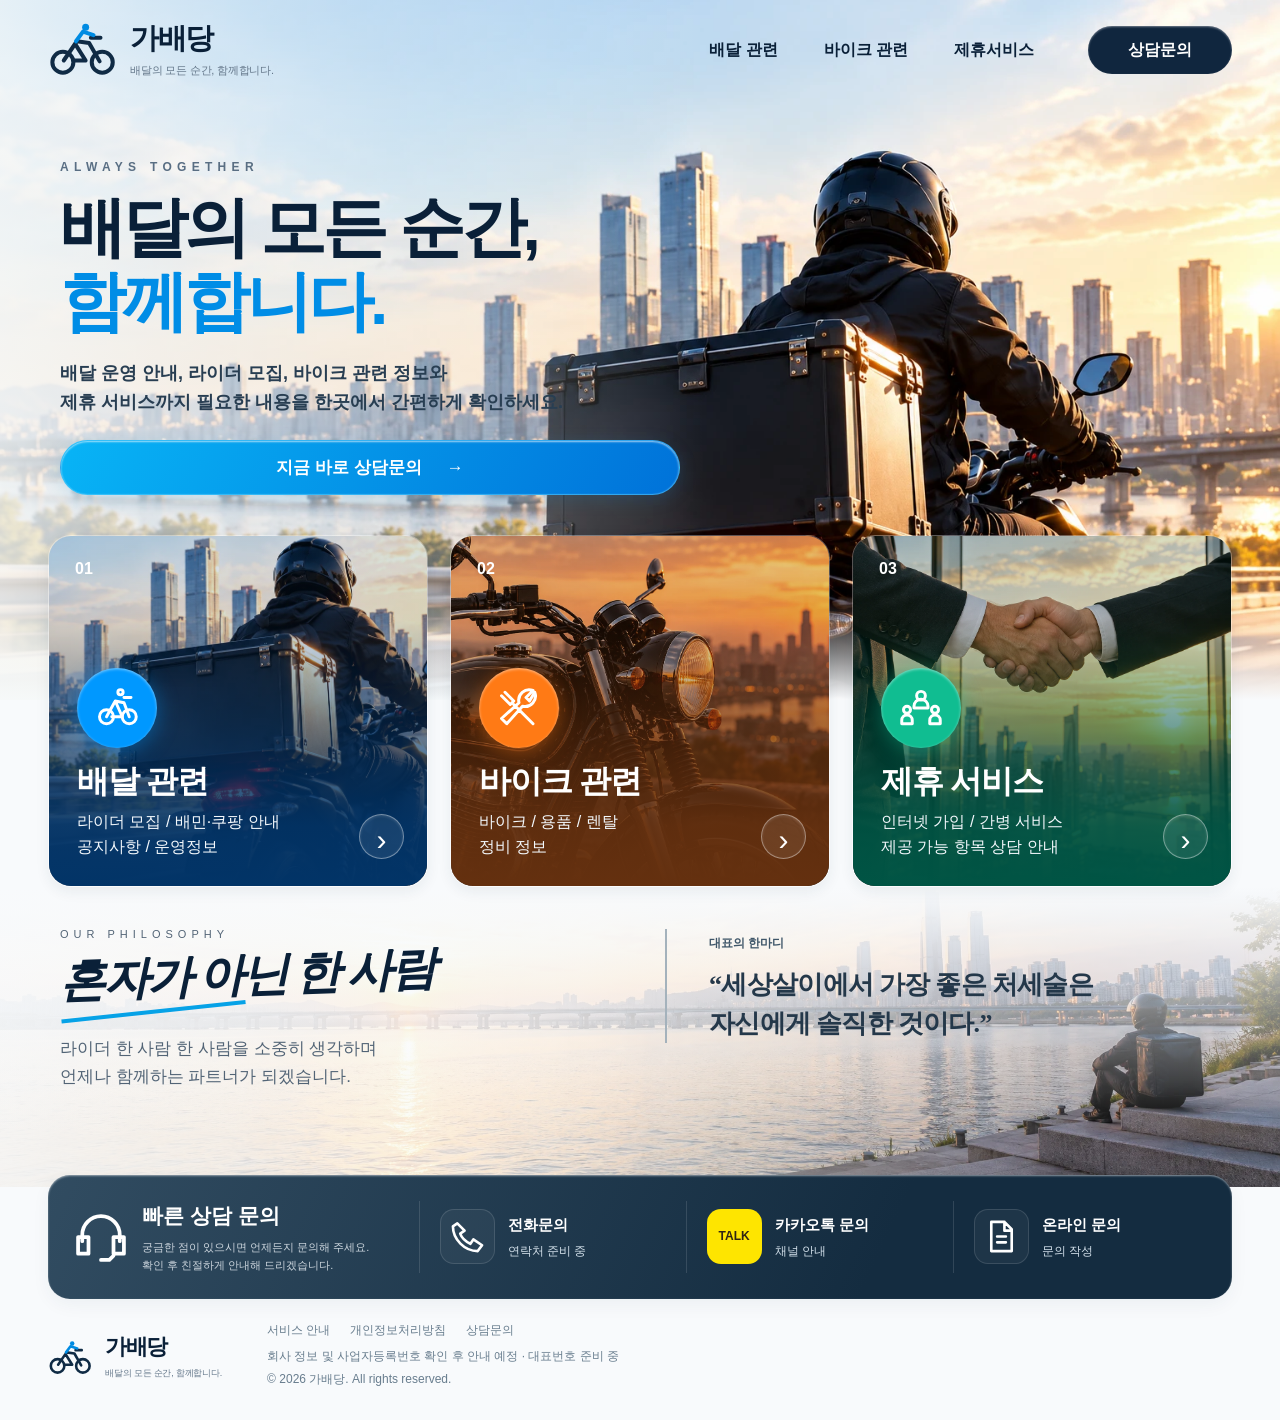
<file: index.html>
<!doctype html><html lang="ko"><head><meta charset="utf-8"><meta name="viewport" content="width=device-width,initial-scale=1"><title>배달의 모든 순간, 함께합니다 | 가배당</title><meta name="description" content="배달 운영 안내, 라이더 모집, 바이크 관련 정보와 제휴 서비스까지. 가배당과 함께하세요."><meta name="theme-color" content="#10263e"><meta property="og:type" content="website"><meta property="og:locale" content="ko_KR"><meta property="og:title" content="배달의 모든 순간, 함께합니다 | 가배당"><meta property="og:description" content="배달 운영 안내, 라이더 모집, 바이크 관련 정보와 제휴 서비스까지. 가배당과 함께하세요."><meta property="og:image" content="assets/hero-v2.webp"><meta name="twitter:card" content="summary_large_image"><link rel="icon" href="assets/logo.svg" type="image/svg+xml"><link rel="stylesheet" href="style.css"><link rel="stylesheet" href="refinement.css"><link rel="preload" as="image" href="assets/hero-v2.webp" media="(min-width:801px)"><link rel="preload" as="image" href="assets/hero-mobile.webp" media="(max-width:800px)"><script src="config.js" defer></script><script src="app.js" defer></script></head><body class="home"><a class="skip" href="#main">본문 바로가기</a><header class="header"><div class="wrap header-inner"><a class="logo" href="index.html" aria-label="가배당 홈"><img src="assets/logo.svg" width="70" height="56" alt=""><span><strong>가배당</strong><small>배달의 모든 순간, 함께합니다.</small></span></a><button class="menu-toggle" aria-label="메뉴 열기" aria-expanded="false" aria-controls="navigation"><span></span><span></span><span></span></button><nav class="nav" id="navigation" aria-label="주 메뉴"><a href="delivery.html">배달 관련</a><a href="bike.html">바이크 관련</a><a href="partners.html">제휴서비스</a><a class="nav-cta" href="contact.html">상담문의</a></nav><nav class="mobile-links" aria-label="빠른 메뉴"><a href="delivery.html">배달 관련</a><a href="bike.html">바이크 관련</a><a href="partners.html">제휴서비스</a><a href="contact.html">상담문의</a></nav></div></header><main id="main"><section class="hero"><div class="wrap"><p class="eyebrow">ALWAYS TOGETHER</p><h1>배달의 모든 순간,<br><em>함께합니다.</em></h1><p class="hero-copy">배달 운영 안내, 라이더 모집, 바이크 관련 정보와<br class="desktop-break"> 제휴 서비스까지 필요한 내용을 한곳에서 간편하게 확인하세요.</p><a class="primary" href="contact.html">지금 바로 상담문의 <span aria-hidden="true">→</span></a><p class="hero-note">오늘도,<br>더 나은 하루를 위한<br>당신의 여정을 응원합니다.</p></div></section><section class="services wrap" aria-label="가배당 핵심 서비스"><a class="service delivery" href="delivery.html"><span class="number">01</span><div class="service-content"><span class="service-icon"><svg class="icon" viewBox="0 0 24 24" aria-hidden="true"><circle cx="6" cy="17" r="4"/><circle cx="19" cy="17" r="4"/><path d="m6 17 5-9 5 1 3 8M11 8l4 9H9M16 6h4"/><circle cx="14" cy="3" r="1.5"/></svg></span><h2>배달 관련</h2><p>라이더 모집 / 배민·쿠팡 안내<br>공지사항 / 운영정보</p></div><span class="arrow" aria-hidden="true">›</span></a><a class="service bike" href="bike.html"><span class="number">02</span><div class="service-content"><span class="service-icon"><svg class="icon" viewBox="0 0 24 24" aria-hidden="true"><path d="m4 3 5 5-2 2-5-5M9 10l11 11M21 3a6 6 0 0 1-7 8L5 21l-3-3 10-9a6 6 0 0 1 8-7l-4 4 2 2Z"/></svg></span><h2>바이크 관련</h2><p>바이크 / 용품 / 렌탈<br>정비 정보</p></div><span class="arrow" aria-hidden="true">›</span></a><a class="service partner" href="partners.html"><span class="number">03</span><div class="service-content"><span class="service-icon"><svg class="icon" viewBox="0 0 24 24" aria-hidden="true"><circle cx="12" cy="5" r="2.5"/><circle cx="4" cy="13" r="2"/><circle cx="20" cy="13" r="2"/><path d="M8 12v-1a4 4 0 0 1 8 0v1M1 21v-2a3 3 0 0 1 6 0v2ZM17 21v-2a3 3 0 0 1 6 0v2ZM8 12h8"/></svg></span><h2>제휴 서비스</h2><p>인터넷 가입 / 간병 서비스<br>제공 가능 항목 상담 안내</p></div><span class="arrow" aria-hidden="true">›</span></a></section><section class="philosophy"><div class="wrap philosophy-inner"><div><p class="eyebrow">OUR PHILOSOPHY</p><h2>혼자가 아닌 한 사람</h2><p>라이더 한 사람 한 사람을 소중히 생각하며<br>언제나 함께하는 파트너가 되겠습니다.</p></div><div class="quote"><small>대표의 한마디</small><blockquote>“세상살이에서 가장 좋은 처세술은<br>자신에게 솔직한 것이다.”</blockquote></div></div></section><section class="contact-bar wrap" aria-label="빠른 상담 문의"><div class="contact-intro"><svg class="icon" viewBox="0 0 24 24" aria-hidden="true"><path d="M3 14v-3a9 9 0 0 1 18 0v3M3 12H1v8h5v-8ZM21 12h2v8h-5v-8ZM18 21l-2 2h-4"/></svg><div><strong>빠른 상담 문의</strong><p>궁금한 점이 있으시면 언제든지 문의해 주세요.<br>확인 후 친절하게 안내해 드리겠습니다.</p></div></div><button class="contact-item" data-contact="phone"><span class="contact-icon"><svg class="icon" viewBox="0 0 24 24" aria-hidden="true"><path d="M5 3 2 5c0 9 8 17 17 17l3-4-6-4-2 3c-4-2-6-4-7-7l3-2Z"/></svg></span><span><strong>전화문의</strong><small data-phone-label>연락처 준비 중</small></span></button><button class="contact-item" data-contact="kakao"><span class="contact-icon kakao">TALK</span><span><strong>카카오톡 문의</strong><small>채널 안내</small></span></button><a class="contact-item" href="contact.html"><span class="contact-icon"><svg class="icon" viewBox="0 0 24 24" aria-hidden="true"><path d="M5 2h9l5 5v15H5ZM14 2v6h5M9 12h6M9 16h6"/></svg></span><span><strong>온라인 문의</strong><small>문의 작성</small></span></a></section></main><footer class="wrap footer"><a class="logo" href="index.html" aria-label="가배당 홈"><img src="assets/logo.svg" width="70" height="56" alt=""><span><strong>가배당</strong><small>배달의 모든 순간, 함께합니다.</small></span></a><div class="footer-info"><div class="footer-links"><a href="delivery.html">서비스 안내</a><a href="privacy.html">개인정보처리방침</a><a href="contact.html">상담문의</a></div><p data-company-info>회사 정보 및 사업자등록번호 확인 후 안내 예정 · 대표번호 준비 중</p><p>© 2026 가배당. All rights reserved.</p></div></footer><dialog class="dialog" aria-labelledby="dialog-title"><h2 id="dialog-title">상담 채널 안내</h2><p id="dialog-message"></p><form method="dialog"><button class="primary">확인</button></form></dialog></body></html>
</file>
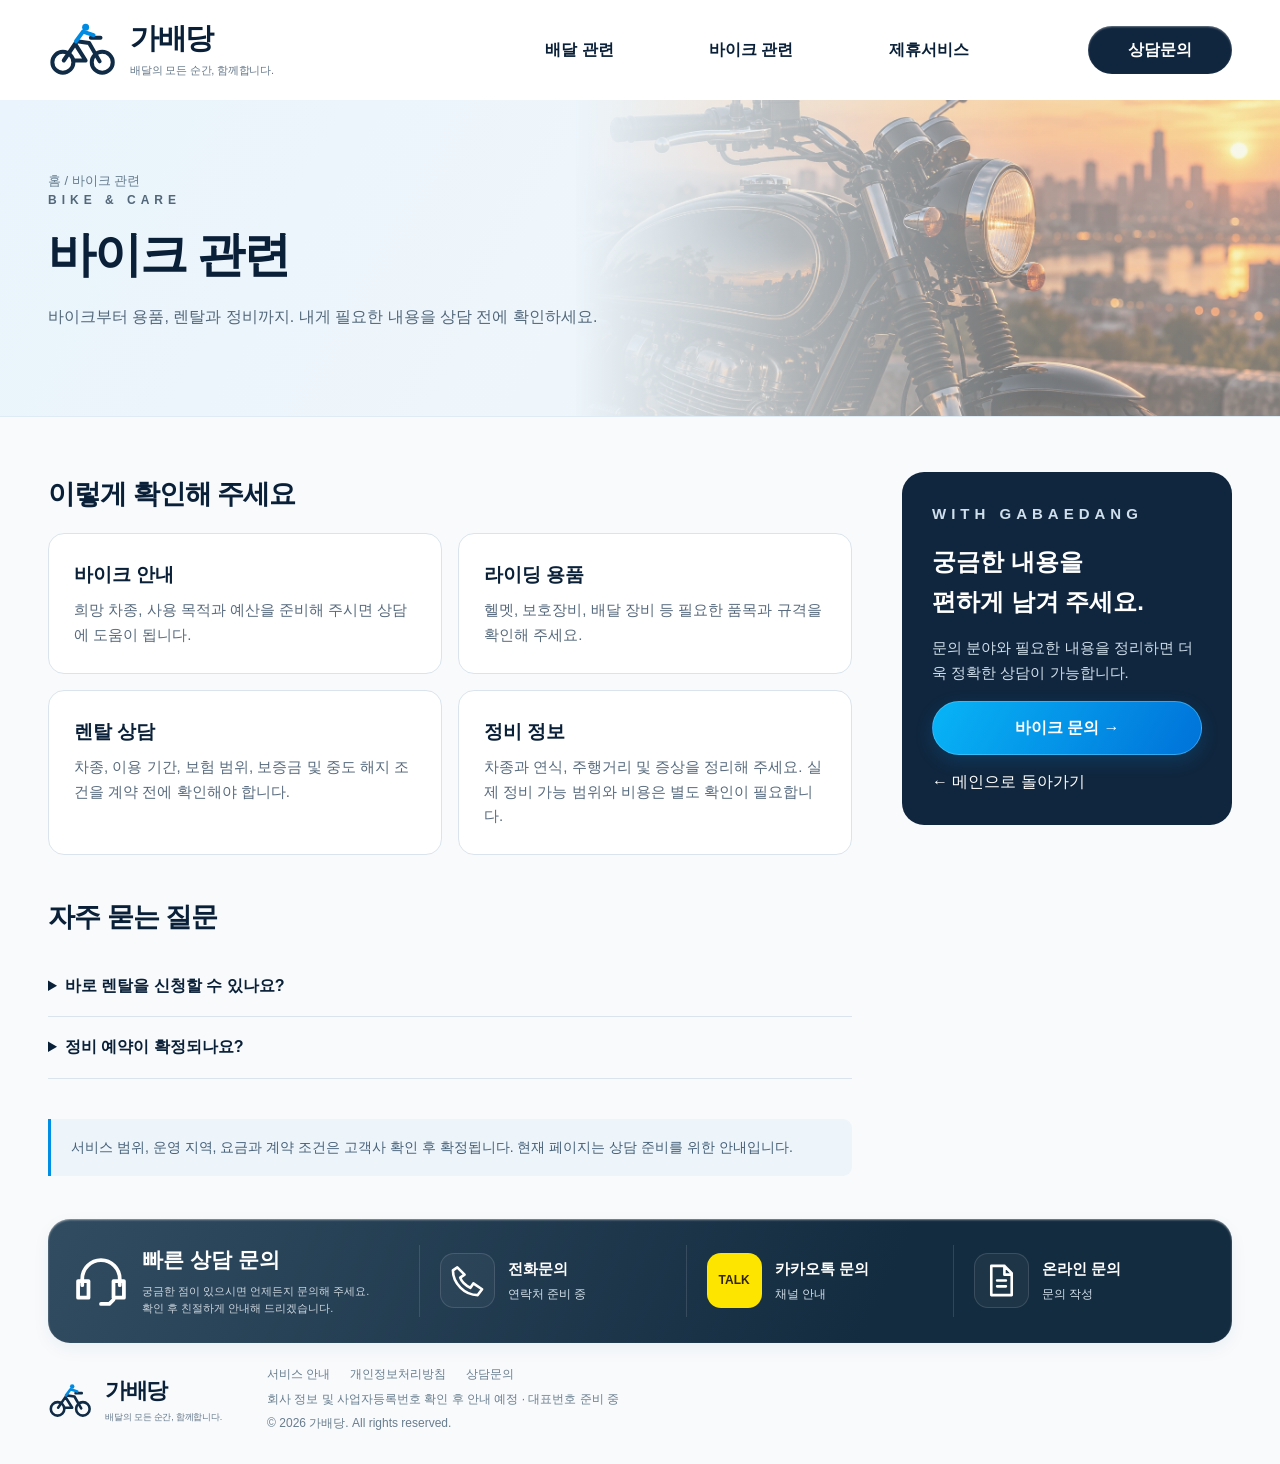
<file: bike.html>
<!doctype html><html lang="ko"><head><meta charset="utf-8"><meta name="viewport" content="width=device-width,initial-scale=1"><title>바이크 관련 | 가배당</title><meta name="description" content="바이크부터 용품, 렌탈과 정비까지. 내게 필요한 내용을 상담 전에 확인하세요."><meta name="theme-color" content="#10263e"><meta property="og:type" content="website"><meta property="og:locale" content="ko_KR"><meta property="og:title" content="바이크 관련 | 가배당"><meta property="og:description" content="바이크부터 용품, 렌탈과 정비까지. 내게 필요한 내용을 상담 전에 확인하세요."><meta property="og:image" content="assets/hero-v2.webp"><meta name="twitter:card" content="summary_large_image"><link rel="icon" href="assets/logo.svg" type="image/svg+xml"><link rel="stylesheet" href="style.css"><link rel="stylesheet" href="refinement.css"><script src="config.js" defer></script><script src="app.js" defer></script></head><body class="subpage"><a class="skip" href="#main">본문 바로가기</a><header class="header"><div class="wrap header-inner"><a class="logo" href="index.html" aria-label="가배당 홈"><img src="assets/logo.svg" width="70" height="56" alt=""><span><strong>가배당</strong><small>배달의 모든 순간, 함께합니다.</small></span></a><button class="menu-toggle" aria-label="메뉴 열기" aria-expanded="false" aria-controls="navigation"><span></span><span></span><span></span></button><nav class="nav" id="navigation" aria-label="주 메뉴"><a href="delivery.html">배달 관련</a><a href="bike.html">바이크 관련</a><a href="partners.html">제휴서비스</a><a class="nav-cta" href="contact.html">상담문의</a></nav></div></header><main id="main"><section class="page-head" data-topic="bike"><div class="wrap"><div class="breadcrumb"><a href="index.html">홈</a> / 바이크 관련</div><p class="eyebrow">BIKE & CARE</p><h1>바이크 관련</h1><p>바이크부터 용품, 렌탈과 정비까지. 내게 필요한 내용을 상담 전에 확인하세요.</p></div></section><div class="wrap detail-layout"><div class="detail-body"><section><h2>이렇게 확인해 주세요</h2><div class="info-cards"><article class="info-card"><h3>바이크 안내</h3><p>희망 차종, 사용 목적과 예산을 준비해 주시면 상담에 도움이 됩니다.</p></article><article class="info-card"><h3>라이딩 용품</h3><p>헬멧, 보호장비, 배달 장비 등 필요한 품목과 규격을 확인해 주세요.</p></article><article class="info-card"><h3>렌탈 상담</h3><p>차종, 이용 기간, 보험 범위, 보증금 및 중도 해지 조건을 계약 전에 확인해야 합니다.</p></article><article class="info-card"><h3>정비 정보</h3><p>차종과 연식, 주행거리 및 증상을 정리해 주세요. 실제 정비 가능 범위와 비용은 별도 확인이 필요합니다.</p></article></div></section><section><h2>자주 묻는 질문</h2><details><summary>바로 렌탈을 신청할 수 있나요?</summary><p>현재 상품, 재고 및 가격은 확정되지 않았습니다. 문의 후 제공 가능 여부를 확인하는 방식입니다.</p></details><details><summary>정비 예약이 확정되나요?</summary><p>온라인 문의는 예약 확정이 아닙니다. 가능 일정과 정비 범위를 담당자와 확인해야 합니다.</p></details></section><section class="notice">서비스 범위, 운영 지역, 요금과 계약 조건은 고객사 확인 후 확정됩니다. 현재 페이지는 상담 준비를 위한 안내입니다.</section></div><aside class="side-card"><p class="eyebrow">WITH GABAEDANG</p><h2>궁금한 내용을<br>편하게 남겨 주세요.</h2><p>문의 분야와 필요한 내용을 정리하면 더욱 정확한 상담이 가능합니다.</p><a class="primary" href="contact.html?type=바이크 문의">바이크 문의 →</a><a href="index.html">← 메인으로 돌아가기</a></aside></div><section class="contact-bar wrap" aria-label="빠른 상담 문의"><div class="contact-intro"><svg class="icon" viewBox="0 0 24 24" aria-hidden="true"><path d="M3 14v-3a9 9 0 0 1 18 0v3M3 12H1v8h5v-8ZM21 12h2v8h-5v-8ZM18 21l-2 2h-4"/></svg><div><strong>빠른 상담 문의</strong><p>궁금한 점이 있으시면 언제든지 문의해 주세요.<br>확인 후 친절하게 안내해 드리겠습니다.</p></div></div><button class="contact-item" data-contact="phone"><span class="contact-icon"><svg class="icon" viewBox="0 0 24 24" aria-hidden="true"><path d="M5 3 2 5c0 9 8 17 17 17l3-4-6-4-2 3c-4-2-6-4-7-7l3-2Z"/></svg></span><span><strong>전화문의</strong><small data-phone-label>연락처 준비 중</small></span></button><button class="contact-item" data-contact="kakao"><span class="contact-icon kakao">TALK</span><span><strong>카카오톡 문의</strong><small>채널 안내</small></span></button><a class="contact-item" href="contact.html"><span class="contact-icon"><svg class="icon" viewBox="0 0 24 24" aria-hidden="true"><path d="M5 2h9l5 5v15H5ZM14 2v6h5M9 12h6M9 16h6"/></svg></span><span><strong>온라인 문의</strong><small>문의 작성</small></span></a></section></main><footer class="wrap footer"><a class="logo" href="index.html" aria-label="가배당 홈"><img src="assets/logo.svg" width="70" height="56" alt=""><span><strong>가배당</strong><small>배달의 모든 순간, 함께합니다.</small></span></a><div class="footer-info"><div class="footer-links"><a href="delivery.html">서비스 안내</a><a href="privacy.html">개인정보처리방침</a><a href="contact.html">상담문의</a></div><p data-company-info>회사 정보 및 사업자등록번호 확인 후 안내 예정 · 대표번호 준비 중</p><p>© 2026 가배당. All rights reserved.</p></div></footer><dialog class="dialog" aria-labelledby="dialog-title"><h2 id="dialog-title">상담 채널 안내</h2><p id="dialog-message"></p><form method="dialog"><button class="primary">확인</button></form></dialog></body></html>
</file>
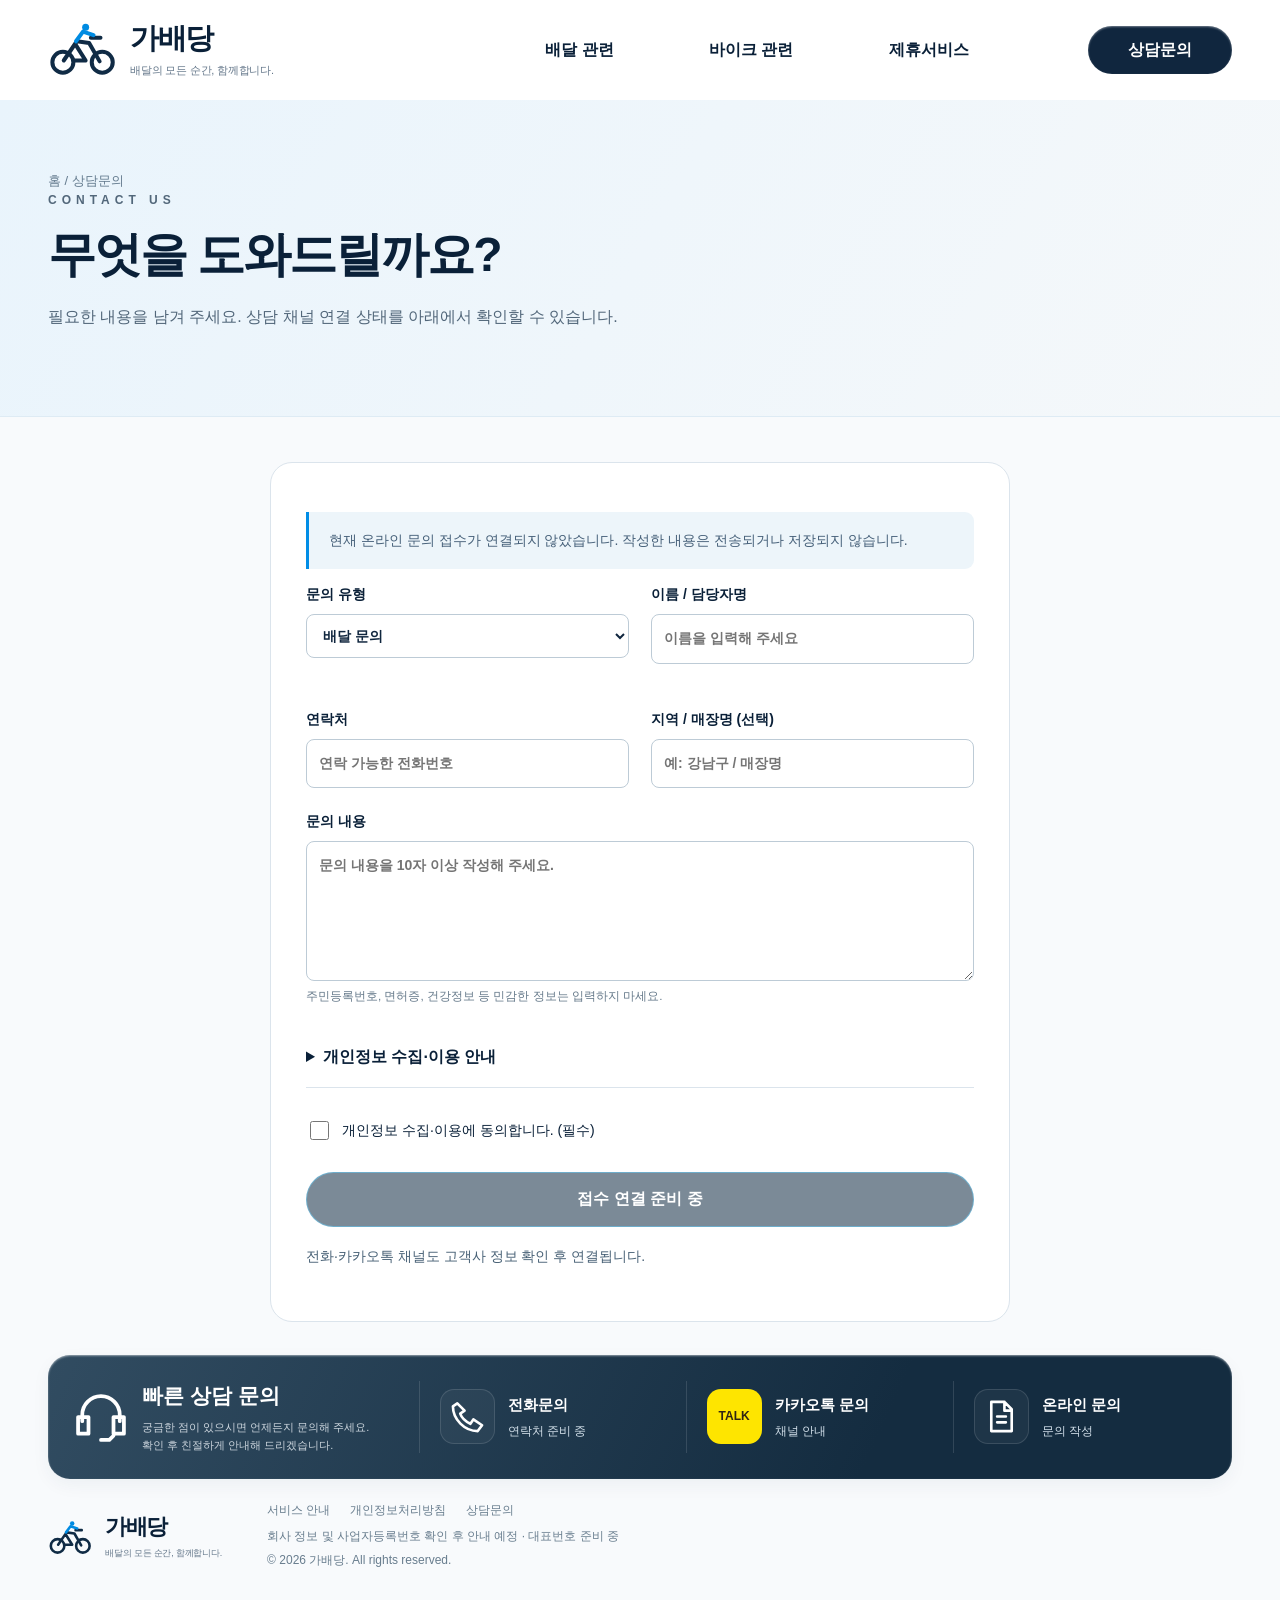
<file: contact.html>
<!doctype html><html lang="ko"><head><meta charset="utf-8"><meta name="viewport" content="width=device-width,initial-scale=1"><title>상담문의 | 가배당</title><meta name="description" content="배달 운영 안내, 라이더 모집, 바이크 관련 정보와 제휴 서비스까지. 가배당과 함께하세요."><meta name="theme-color" content="#10263e"><meta property="og:type" content="website"><meta property="og:locale" content="ko_KR"><meta property="og:title" content="상담문의 | 가배당"><meta property="og:description" content="배달 운영 안내, 라이더 모집, 바이크 관련 정보와 제휴 서비스까지. 가배당과 함께하세요."><meta property="og:image" content="assets/hero-v2.webp"><meta name="twitter:card" content="summary_large_image"><link rel="icon" href="assets/logo.svg" type="image/svg+xml"><link rel="stylesheet" href="style.css"><link rel="stylesheet" href="refinement.css"><script src="config.js" defer></script><script src="app.js" defer></script></head><body class="subpage"><a class="skip" href="#main">본문 바로가기</a><header class="header"><div class="wrap header-inner"><a class="logo" href="index.html" aria-label="가배당 홈"><img src="assets/logo.svg" width="70" height="56" alt=""><span><strong>가배당</strong><small>배달의 모든 순간, 함께합니다.</small></span></a><button class="menu-toggle" aria-label="메뉴 열기" aria-expanded="false" aria-controls="navigation"><span></span><span></span><span></span></button><nav class="nav" id="navigation" aria-label="주 메뉴"><a href="delivery.html">배달 관련</a><a href="bike.html">바이크 관련</a><a href="partners.html">제휴서비스</a><a class="nav-cta" href="contact.html">상담문의</a></nav></div></header><main id="main"><section class="page-head"><div class="wrap"><div class="breadcrumb"><a href="index.html">홈</a> / 상담문의</div><p class="eyebrow">CONTACT US</p><h1>무엇을 도와드릴까요?</h1><p>필요한 내용을 남겨 주세요. 상담 채널 연결 상태를 아래에서 확인할 수 있습니다.</p></div></section><div class="wrap"><form class="form" id="inquiry"><p class="notice" id="connection-notice">현재 온라인 문의 접수가 연결되지 않았습니다. 작성한 내용은 전송되거나 저장되지 않습니다.</p><div class="form-grid"><label class="field">문의 유형 <select name="type" required><option>배달 문의</option><option>라이더 지원</option><option>가맹점 상담</option><option>바이크 문의</option><option>제휴 문의</option><option>인터넷 · TV 점검 문의</option><option>간병인 보험 보장 점검 문의</option><option>홈페이지 무료 제작 신청</option><option>업무 제휴 문의</option><option>기타 문의</option></select></label><label class="field">이름 / 담당자명 <input name="name" autocomplete="name" maxlength="50" required placeholder="이름을 입력해 주세요"></label><label class="field">연락처 <input name="phone" type="tel" autocomplete="tel" inputmode="tel" pattern="[0-9+() -]{8,20}" minlength="8" maxlength="20" required placeholder="연락 가능한 전화번호"></label><label class="field">지역 / 매장명 (선택) <input name="region" maxlength="100" placeholder="예: 강남구 / 매장명"></label></div><label class="field">문의 내용 <textarea name="message" required minlength="10" maxlength="2000" placeholder="문의 내용을 10자 이상 작성해 주세요."></textarea><small>주민등록번호, 면허증, 건강정보 등 민감한 정보는 입력하지 마세요.</small></label><label class="honey" aria-hidden="true">Website<input name="website" tabindex="-1" autocomplete="off"></label><details><summary>개인정보 수집·이용 안내</summary><p>목적: 상담 응대 및 문의 처리<br>필수 항목: 이름, 연락처, 문의 유형, 문의 내용<br>선택 항목: 지역 / 매장명<br>보유 기간: <span data-retention>고객사 확인 전 · 수집 비활성</span><br>동의를 거부할 수 있으며, 거부 시 온라인 상담 접수를 이용할 수 없습니다.</p><a href="privacy.html">개인정보처리방침 보기 →</a></details><label class="consent"><input name="consent" type="checkbox" required><span>개인정보 수집·이용에 동의합니다. (필수)</span></label><button class="primary" id="submit-inquiry" type="submit" disabled>접수 연결 준비 중</button><p class="form-status" id="form-status" role="status" aria-live="polite">전화·카카오톡 채널도 고객사 정보 확인 후 연결됩니다.</p></form></div><section class="contact-bar wrap" aria-label="빠른 상담 문의"><div class="contact-intro"><svg class="icon" viewBox="0 0 24 24" aria-hidden="true"><path d="M3 14v-3a9 9 0 0 1 18 0v3M3 12H1v8h5v-8ZM21 12h2v8h-5v-8ZM18 21l-2 2h-4"/></svg><div><strong>빠른 상담 문의</strong><p>궁금한 점이 있으시면 언제든지 문의해 주세요.<br>확인 후 친절하게 안내해 드리겠습니다.</p></div></div><button class="contact-item" data-contact="phone"><span class="contact-icon"><svg class="icon" viewBox="0 0 24 24" aria-hidden="true"><path d="M5 3 2 5c0 9 8 17 17 17l3-4-6-4-2 3c-4-2-6-4-7-7l3-2Z"/></svg></span><span><strong>전화문의</strong><small data-phone-label>연락처 준비 중</small></span></button><button class="contact-item" data-contact="kakao"><span class="contact-icon kakao">TALK</span><span><strong>카카오톡 문의</strong><small>채널 안내</small></span></button><a class="contact-item" href="contact.html"><span class="contact-icon"><svg class="icon" viewBox="0 0 24 24" aria-hidden="true"><path d="M5 2h9l5 5v15H5ZM14 2v6h5M9 12h6M9 16h6"/></svg></span><span><strong>온라인 문의</strong><small>문의 작성</small></span></a></section></main><footer class="wrap footer"><a class="logo" href="index.html" aria-label="가배당 홈"><img src="assets/logo.svg" width="70" height="56" alt=""><span><strong>가배당</strong><small>배달의 모든 순간, 함께합니다.</small></span></a><div class="footer-info"><div class="footer-links"><a href="delivery.html">서비스 안내</a><a href="privacy.html">개인정보처리방침</a><a href="contact.html">상담문의</a></div><p data-company-info>회사 정보 및 사업자등록번호 확인 후 안내 예정 · 대표번호 준비 중</p><p>© 2026 가배당. All rights reserved.</p></div></footer><dialog class="dialog" aria-labelledby="dialog-title"><h2 id="dialog-title">상담 채널 안내</h2><p id="dialog-message"></p><form method="dialog"><button class="primary">확인</button></form></dialog></body></html>
</file>
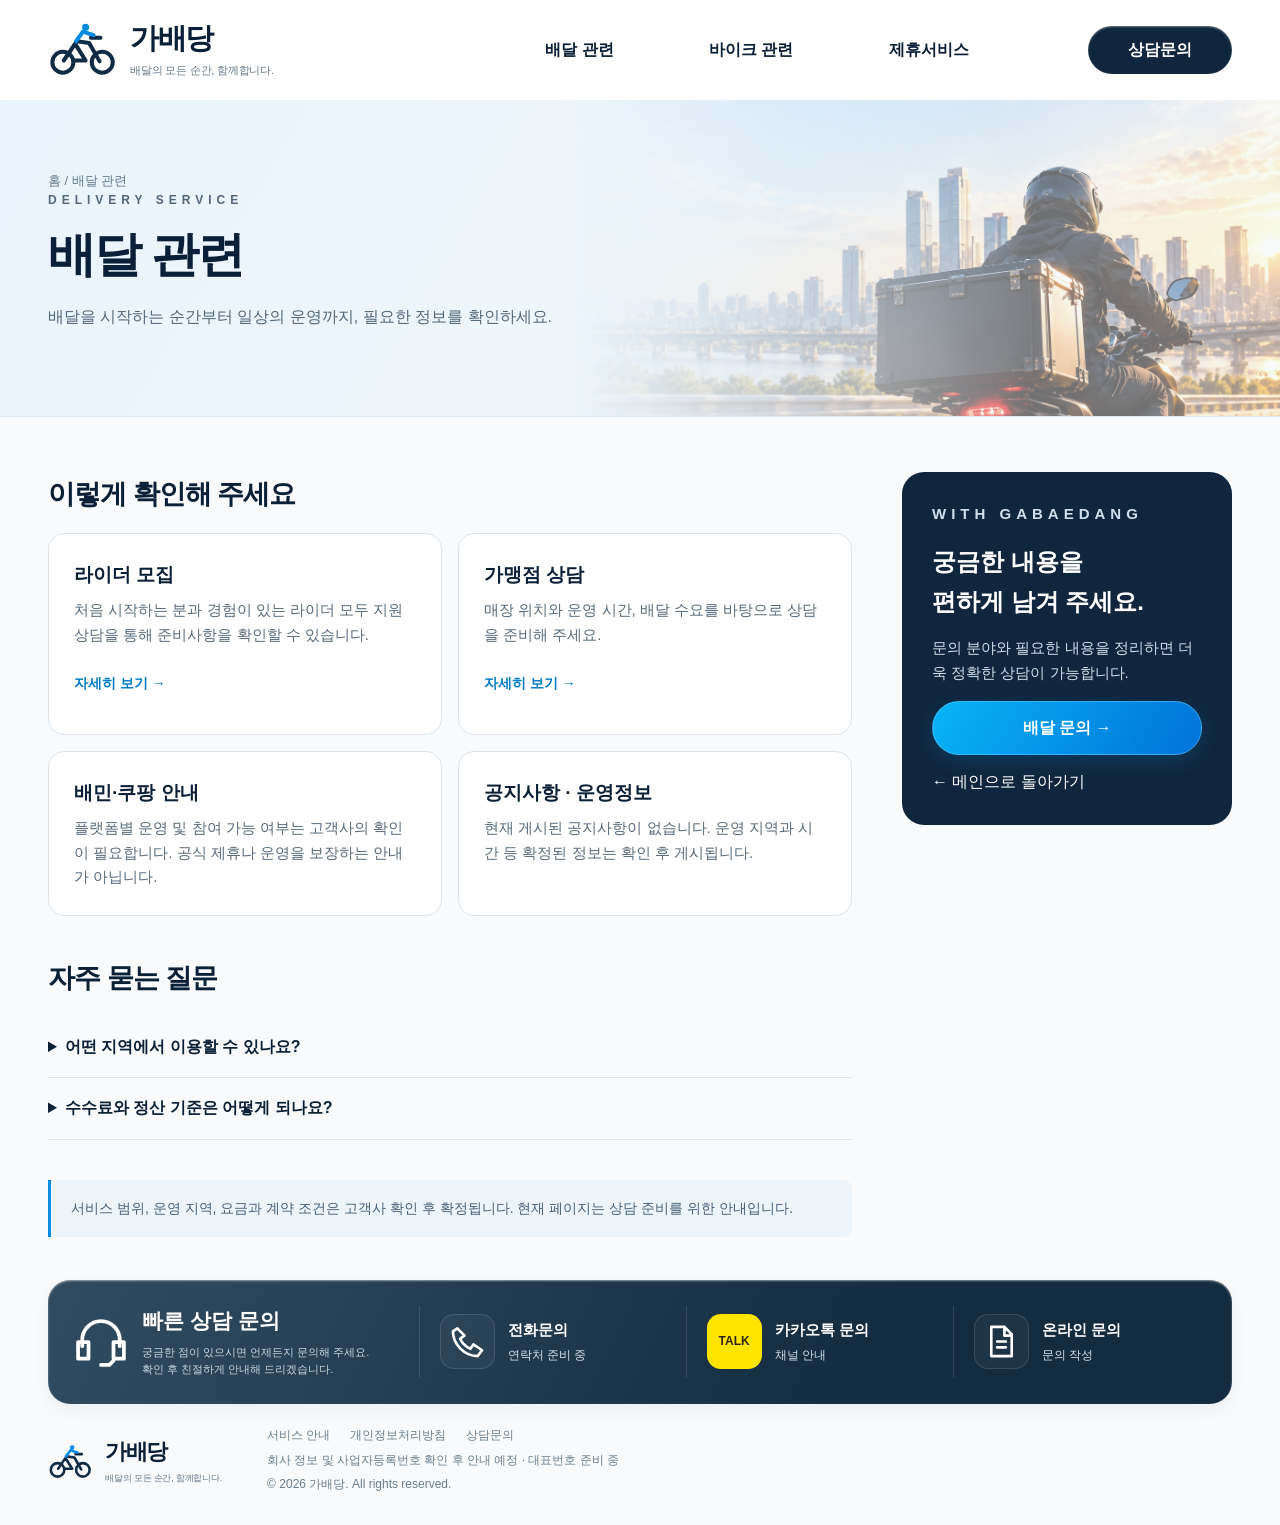
<file: delivery.html>
<!doctype html><html lang="ko"><head><meta charset="utf-8"><meta name="viewport" content="width=device-width,initial-scale=1"><title>배달 관련 | 가배당</title><meta name="description" content="배달을 시작하는 순간부터 일상의 운영까지, 필요한 정보를 확인하세요."><meta name="theme-color" content="#10263e"><meta property="og:type" content="website"><meta property="og:locale" content="ko_KR"><meta property="og:title" content="배달 관련 | 가배당"><meta property="og:description" content="배달을 시작하는 순간부터 일상의 운영까지, 필요한 정보를 확인하세요."><meta property="og:image" content="assets/hero-v2.webp"><meta name="twitter:card" content="summary_large_image"><link rel="icon" href="assets/logo.svg" type="image/svg+xml"><link rel="stylesheet" href="style.css"><link rel="stylesheet" href="refinement.css"><script src="config.js" defer></script><script src="app.js" defer></script></head><body class="subpage"><a class="skip" href="#main">본문 바로가기</a><header class="header"><div class="wrap header-inner"><a class="logo" href="index.html" aria-label="가배당 홈"><img src="assets/logo.svg" width="70" height="56" alt=""><span><strong>가배당</strong><small>배달의 모든 순간, 함께합니다.</small></span></a><button class="menu-toggle" aria-label="메뉴 열기" aria-expanded="false" aria-controls="navigation"><span></span><span></span><span></span></button><nav class="nav" id="navigation" aria-label="주 메뉴"><a href="delivery.html">배달 관련</a><a href="bike.html">바이크 관련</a><a href="partners.html">제휴서비스</a><a class="nav-cta" href="contact.html">상담문의</a></nav></div></header><main id="main"><section class="page-head" data-topic="delivery"><div class="wrap"><div class="breadcrumb"><a href="index.html">홈</a> / 배달 관련</div><p class="eyebrow">DELIVERY SERVICE</p><h1>배달 관련</h1><p>배달을 시작하는 순간부터 일상의 운영까지, 필요한 정보를 확인하세요.</p></div></section><div class="wrap detail-layout"><div class="detail-body"><section><h2>이렇게 확인해 주세요</h2><div class="info-cards"><article class="info-card"><h3>라이더 모집</h3><p>처음 시작하는 분과 경험이 있는 라이더 모두 지원 상담을 통해 준비사항을 확인할 수 있습니다.</p><a class="text-link" href="rider.html">자세히 보기 →</a></article><article class="info-card"><h3>가맹점 상담</h3><p>매장 위치와 운영 시간, 배달 수요를 바탕으로 상담을 준비해 주세요.</p><a class="text-link" href="merchant.html">자세히 보기 →</a></article><article class="info-card"><h3>배민·쿠팡 안내</h3><p>플랫폼별 운영 및 참여 가능 여부는 고객사의 확인이 필요합니다. 공식 제휴나 운영을 보장하는 안내가 아닙니다.</p></article><article class="info-card"><h3>공지사항 · 운영정보</h3><p>현재 게시된 공지사항이 없습니다. 운영 지역과 시간 등 확정된 정보는 확인 후 게시됩니다.</p></article></div></section><section><h2>자주 묻는 질문</h2><details><summary>어떤 지역에서 이용할 수 있나요?</summary><p>운영 지역은 확인 중입니다. 상담 시 활동 지역 또는 매장 주소를 알려 주세요.</p></details><details><summary>수수료와 정산 기준은 어떻게 되나요?</summary><p>확정된 요금 및 정산 기준이 제공되지 않았습니다. 실제 계약 조건은 담당자에게 확인해 주세요.</p></details></section><section class="notice">서비스 범위, 운영 지역, 요금과 계약 조건은 고객사 확인 후 확정됩니다. 현재 페이지는 상담 준비를 위한 안내입니다.</section></div><aside class="side-card"><p class="eyebrow">WITH GABAEDANG</p><h2>궁금한 내용을<br>편하게 남겨 주세요.</h2><p>문의 분야와 필요한 내용을 정리하면 더욱 정확한 상담이 가능합니다.</p><a class="primary" href="contact.html?type=배달 문의">배달 문의 →</a><a href="index.html">← 메인으로 돌아가기</a></aside></div><section class="contact-bar wrap" aria-label="빠른 상담 문의"><div class="contact-intro"><svg class="icon" viewBox="0 0 24 24" aria-hidden="true"><path d="M3 14v-3a9 9 0 0 1 18 0v3M3 12H1v8h5v-8ZM21 12h2v8h-5v-8ZM18 21l-2 2h-4"/></svg><div><strong>빠른 상담 문의</strong><p>궁금한 점이 있으시면 언제든지 문의해 주세요.<br>확인 후 친절하게 안내해 드리겠습니다.</p></div></div><button class="contact-item" data-contact="phone"><span class="contact-icon"><svg class="icon" viewBox="0 0 24 24" aria-hidden="true"><path d="M5 3 2 5c0 9 8 17 17 17l3-4-6-4-2 3c-4-2-6-4-7-7l3-2Z"/></svg></span><span><strong>전화문의</strong><small data-phone-label>연락처 준비 중</small></span></button><button class="contact-item" data-contact="kakao"><span class="contact-icon kakao">TALK</span><span><strong>카카오톡 문의</strong><small>채널 안내</small></span></button><a class="contact-item" href="contact.html"><span class="contact-icon"><svg class="icon" viewBox="0 0 24 24" aria-hidden="true"><path d="M5 2h9l5 5v15H5ZM14 2v6h5M9 12h6M9 16h6"/></svg></span><span><strong>온라인 문의</strong><small>문의 작성</small></span></a></section></main><footer class="wrap footer"><a class="logo" href="index.html" aria-label="가배당 홈"><img src="assets/logo.svg" width="70" height="56" alt=""><span><strong>가배당</strong><small>배달의 모든 순간, 함께합니다.</small></span></a><div class="footer-info"><div class="footer-links"><a href="delivery.html">서비스 안내</a><a href="privacy.html">개인정보처리방침</a><a href="contact.html">상담문의</a></div><p data-company-info>회사 정보 및 사업자등록번호 확인 후 안내 예정 · 대표번호 준비 중</p><p>© 2026 가배당. All rights reserved.</p></div></footer><dialog class="dialog" aria-labelledby="dialog-title"><h2 id="dialog-title">상담 채널 안내</h2><p id="dialog-message"></p><form method="dialog"><button class="primary">확인</button></form></dialog></body></html>
</file>
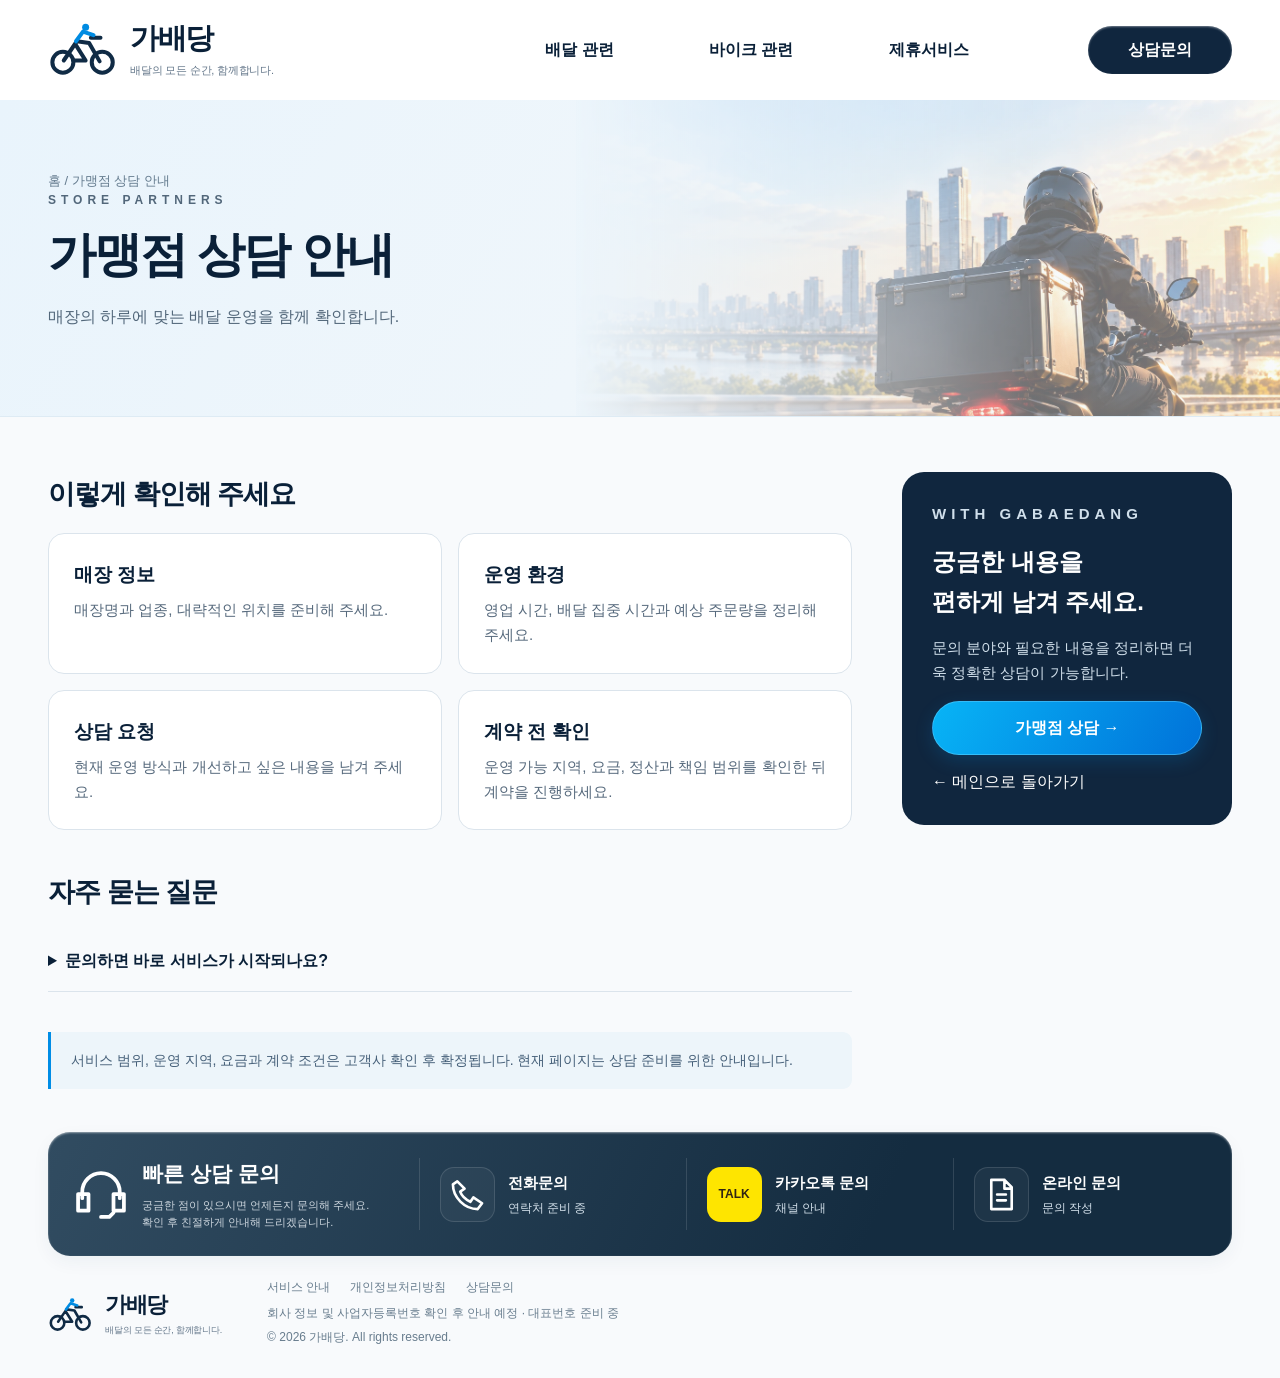
<file: merchant.html>
<!doctype html><html lang="ko"><head><meta charset="utf-8"><meta name="viewport" content="width=device-width,initial-scale=1"><title>가맹점 상담 안내 | 가배당</title><meta name="description" content="매장의 하루에 맞는 배달 운영을 함께 확인합니다."><meta name="theme-color" content="#10263e"><meta property="og:type" content="website"><meta property="og:locale" content="ko_KR"><meta property="og:title" content="가맹점 상담 안내 | 가배당"><meta property="og:description" content="매장의 하루에 맞는 배달 운영을 함께 확인합니다."><meta property="og:image" content="assets/hero-v2.webp"><meta name="twitter:card" content="summary_large_image"><link rel="icon" href="assets/logo.svg" type="image/svg+xml"><link rel="stylesheet" href="style.css"><link rel="stylesheet" href="refinement.css"><script src="config.js" defer></script><script src="app.js" defer></script></head><body class="subpage"><a class="skip" href="#main">본문 바로가기</a><header class="header"><div class="wrap header-inner"><a class="logo" href="index.html" aria-label="가배당 홈"><img src="assets/logo.svg" width="70" height="56" alt=""><span><strong>가배당</strong><small>배달의 모든 순간, 함께합니다.</small></span></a><button class="menu-toggle" aria-label="메뉴 열기" aria-expanded="false" aria-controls="navigation"><span></span><span></span><span></span></button><nav class="nav" id="navigation" aria-label="주 메뉴"><a href="delivery.html">배달 관련</a><a href="bike.html">바이크 관련</a><a href="partners.html">제휴서비스</a><a class="nav-cta" href="contact.html">상담문의</a></nav></div></header><main id="main"><section class="page-head" data-topic="merchant"><div class="wrap"><div class="breadcrumb"><a href="index.html">홈</a> / 가맹점 상담 안내</div><p class="eyebrow">STORE PARTNERS</p><h1>가맹점 상담 안내</h1><p>매장의 하루에 맞는 배달 운영을 함께 확인합니다.</p></div></section><div class="wrap detail-layout"><div class="detail-body"><section><h2>이렇게 확인해 주세요</h2><div class="info-cards"><article class="info-card"><h3>매장 정보</h3><p>매장명과 업종, 대략적인 위치를 준비해 주세요.</p></article><article class="info-card"><h3>운영 환경</h3><p>영업 시간, 배달 집중 시간과 예상 주문량을 정리해 주세요.</p></article><article class="info-card"><h3>상담 요청</h3><p>현재 운영 방식과 개선하고 싶은 내용을 남겨 주세요.</p></article><article class="info-card"><h3>계약 전 확인</h3><p>운영 가능 지역, 요금, 정산과 책임 범위를 확인한 뒤 계약을 진행하세요.</p></article></div></section><section><h2>자주 묻는 질문</h2><details><summary>문의하면 바로 서비스가 시작되나요?</summary><p>문의는 계약이나 서비스 시작을 의미하지 않습니다. 운영 가능 여부와 조건 확인이 먼저 필요합니다.</p></details></section><section class="notice">서비스 범위, 운영 지역, 요금과 계약 조건은 고객사 확인 후 확정됩니다. 현재 페이지는 상담 준비를 위한 안내입니다.</section></div><aside class="side-card"><p class="eyebrow">WITH GABAEDANG</p><h2>궁금한 내용을<br>편하게 남겨 주세요.</h2><p>문의 분야와 필요한 내용을 정리하면 더욱 정확한 상담이 가능합니다.</p><a class="primary" href="contact.html?type=가맹점 상담">가맹점 상담 →</a><a href="index.html">← 메인으로 돌아가기</a></aside></div><section class="contact-bar wrap" aria-label="빠른 상담 문의"><div class="contact-intro"><svg class="icon" viewBox="0 0 24 24" aria-hidden="true"><path d="M3 14v-3a9 9 0 0 1 18 0v3M3 12H1v8h5v-8ZM21 12h2v8h-5v-8ZM18 21l-2 2h-4"/></svg><div><strong>빠른 상담 문의</strong><p>궁금한 점이 있으시면 언제든지 문의해 주세요.<br>확인 후 친절하게 안내해 드리겠습니다.</p></div></div><button class="contact-item" data-contact="phone"><span class="contact-icon"><svg class="icon" viewBox="0 0 24 24" aria-hidden="true"><path d="M5 3 2 5c0 9 8 17 17 17l3-4-6-4-2 3c-4-2-6-4-7-7l3-2Z"/></svg></span><span><strong>전화문의</strong><small data-phone-label>연락처 준비 중</small></span></button><button class="contact-item" data-contact="kakao"><span class="contact-icon kakao">TALK</span><span><strong>카카오톡 문의</strong><small>채널 안내</small></span></button><a class="contact-item" href="contact.html"><span class="contact-icon"><svg class="icon" viewBox="0 0 24 24" aria-hidden="true"><path d="M5 2h9l5 5v15H5ZM14 2v6h5M9 12h6M9 16h6"/></svg></span><span><strong>온라인 문의</strong><small>문의 작성</small></span></a></section></main><footer class="wrap footer"><a class="logo" href="index.html" aria-label="가배당 홈"><img src="assets/logo.svg" width="70" height="56" alt=""><span><strong>가배당</strong><small>배달의 모든 순간, 함께합니다.</small></span></a><div class="footer-info"><div class="footer-links"><a href="delivery.html">서비스 안내</a><a href="privacy.html">개인정보처리방침</a><a href="contact.html">상담문의</a></div><p data-company-info>회사 정보 및 사업자등록번호 확인 후 안내 예정 · 대표번호 준비 중</p><p>© 2026 가배당. All rights reserved.</p></div></footer><dialog class="dialog" aria-labelledby="dialog-title"><h2 id="dialog-title">상담 채널 안내</h2><p id="dialog-message"></p><form method="dialog"><button class="primary">확인</button></form></dialog></body></html>
</file>
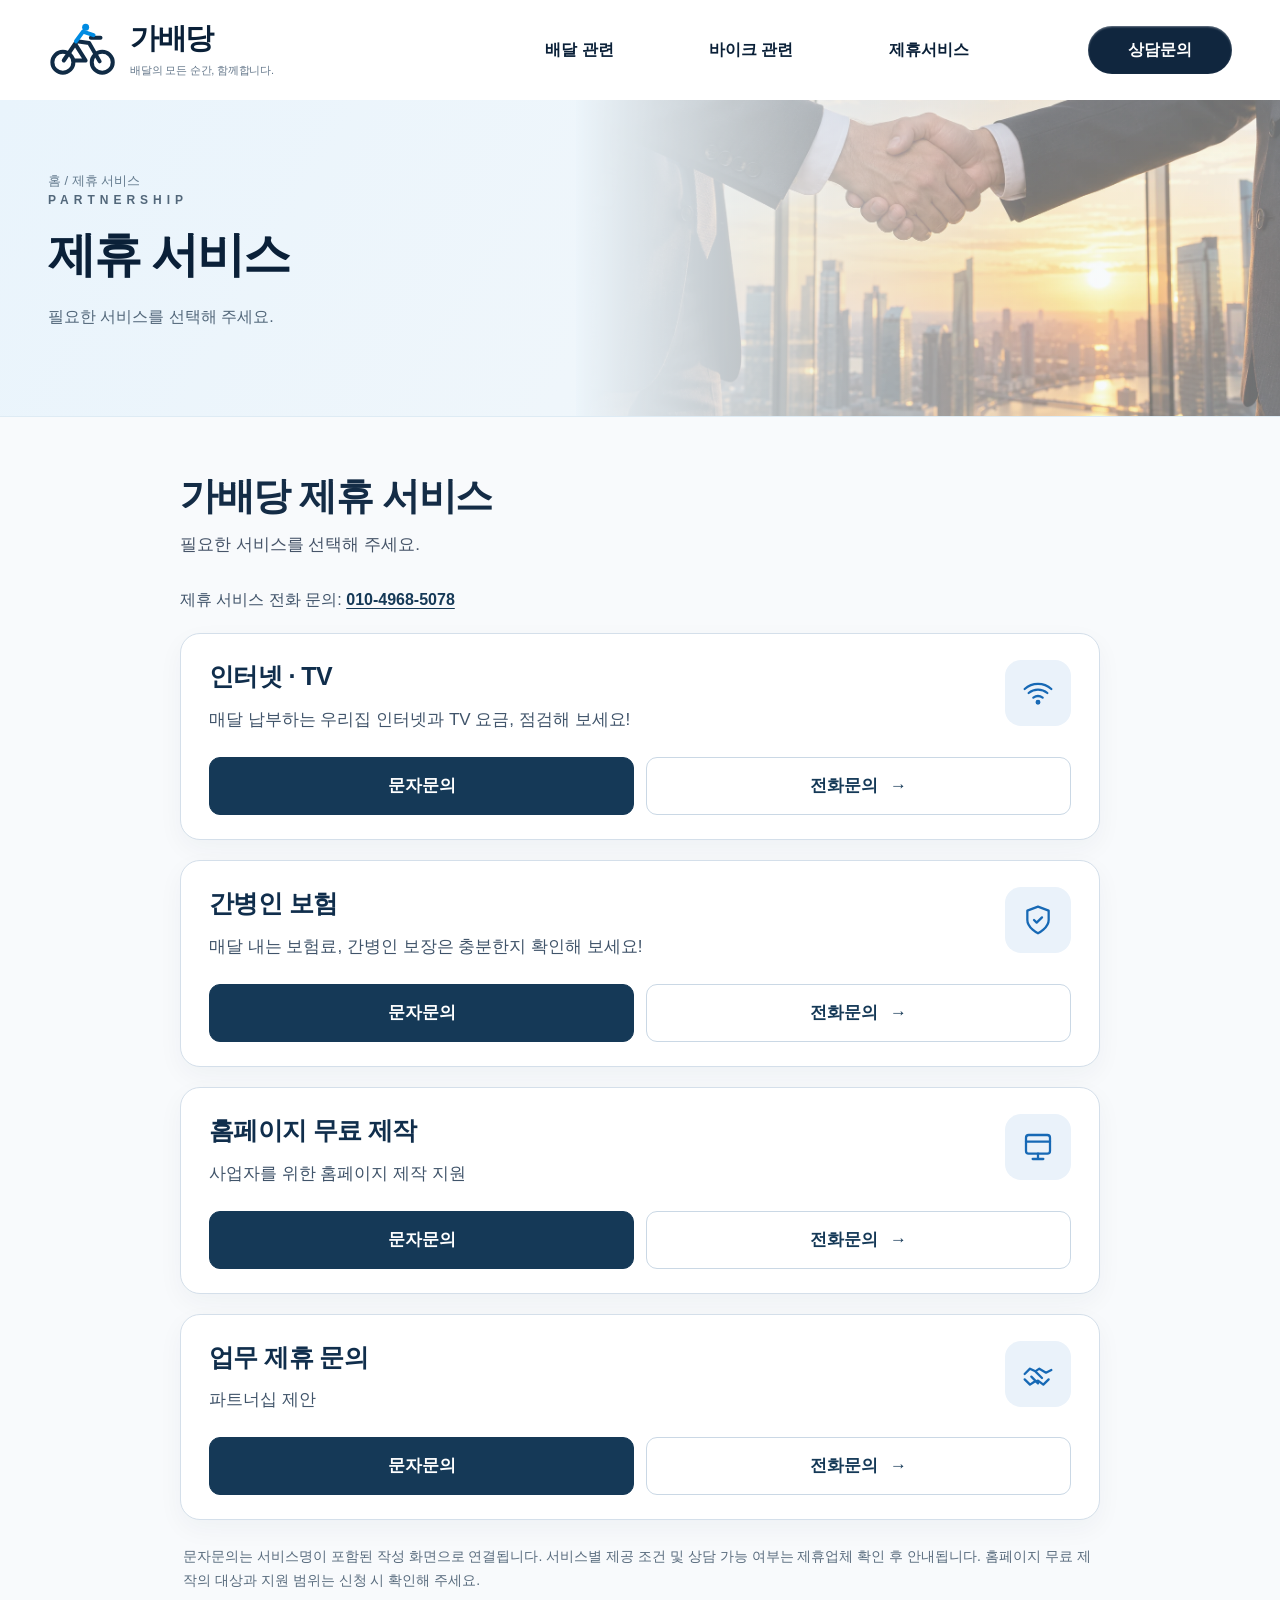
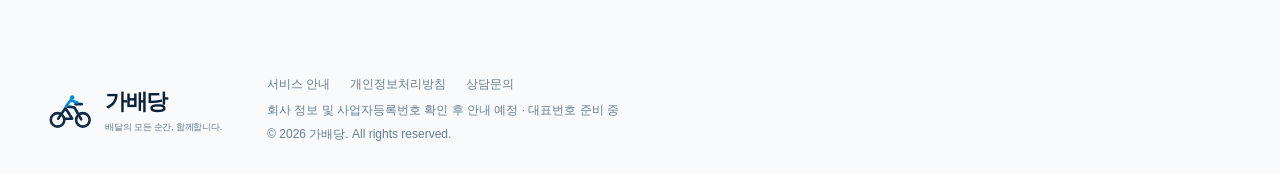
<file: partners.html>
<!doctype html><html lang="ko"><head><meta charset="utf-8"><meta name="viewport" content="width=device-width,initial-scale=1"><title>제휴 서비스 | 가배당</title><meta name="description" content="필요한 서비스를 선택해 주세요."><meta name="theme-color" content="#10263e"><meta property="og:type" content="website"><meta property="og:locale" content="ko_KR"><meta property="og:title" content="제휴 서비스 | 가배당"><meta property="og:description" content="필요한 서비스를 선택해 주세요."><meta property="og:image" content="assets/hero-v2.webp"><meta name="twitter:card" content="summary_large_image"><link rel="icon" href="assets/logo.svg" type="image/svg+xml"><link rel="stylesheet" href="style.css"><link rel="stylesheet" href="refinement.css"><script src="config.js" defer></script><script src="app.js" defer></script></head><body class="subpage"><a class="skip" href="#main">본문 바로가기</a><header class="header"><div class="wrap header-inner"><a class="logo" href="index.html" aria-label="가배당 홈"><img src="assets/logo.svg" width="70" height="56" alt=""><span><strong>가배당</strong><small>배달의 모든 순간, 함께합니다.</small></span></a><button class="menu-toggle" aria-label="메뉴 열기" aria-expanded="false" aria-controls="navigation"><span></span><span></span><span></span></button><nav class="nav" id="navigation" aria-label="주 메뉴"><a href="delivery.html">배달 관련</a><a href="bike.html">바이크 관련</a><a href="partners.html">제휴서비스</a><a class="nav-cta" href="contact.html">상담문의</a></nav></div></header><main id="main"><section class="page-head" data-topic="partners"><div class="wrap"><div class="breadcrumb"><a href="index.html">홈</a> / 제휴 서비스</div><p class="eyebrow">PARTNERSHIP</p><h1>제휴 서비스</h1><p>필요한 서비스를 선택해 주세요.</p></div></section><div class="wrap partner-detail"><section class="partner-services" aria-labelledby="partner-services-title"><div class="partner-section-heading"><h2 id="partner-services-title">가배당 제휴 서비스</h2><p>필요한 서비스를 선택해 주세요.</p></div><p class="partner-direct-phone">제휴 서비스 전화 문의: <a href="tel:01049685078">010-4968-5078</a></p><div class="partner-service-list"><article class="partner-service-card"><div class="partner-service-top"><div class="partner-service-copy"><h3>인터넷 · TV</h3><p>매달 납부하는 우리집 인터넷과 TV 요금, 점검해 보세요!</p></div><span class="partner-service-icon" aria-hidden="true"><svg viewBox="0 0 24 24" fill="none" stroke="currentColor" stroke-width="1.7" stroke-linecap="round" stroke-linejoin="round"><path d="M2 9a15 15 0 0 1 20 0M5 12a11 11 0 0 1 14 0M8.5 15.5a6 6 0 0 1 7 0"/><circle cx="12" cy="19" r="1"/></svg></span></div><div class="partner-service-actions"><a class="partner-service-action secondary" href="sms:01049685078?body=%5B%EA%B0%80%EB%B0%B0%EB%8B%B9%20%EC%9D%B8%ED%84%B0%EB%84%B7%20TV%20%EB%AC%B8%EC%9D%98%5D%0A%EC%84%B1%ED%95%A8%3A%0A%EB%AC%B8%EC%9D%98%EB%82%B4%EC%9A%A9%3A">문자문의</a><a class="partner-service-action" href="tel:01049685078">전화문의<span aria-hidden="true">→</span></a></div></article><article class="partner-service-card"><div class="partner-service-top"><div class="partner-service-copy"><h3>간병인 보험</h3><p>매달 내는 보험료, 간병인 보장은 충분한지 확인해 보세요!</p></div><span class="partner-service-icon" aria-hidden="true"><svg viewBox="0 0 24 24" fill="none" stroke="currentColor" stroke-width="1.7" stroke-linecap="round" stroke-linejoin="round"><path d="M12 22s8-4 8-10V5l-8-3-8 3v7c0 6 8 10 8 10Z"/><path d="m9 12 2 2 4-4"/></svg></span></div><div class="partner-service-actions"><a class="partner-service-action secondary" href="sms:01049685078?body=%5B%EA%B0%80%EB%B0%B0%EB%8B%B9%20%EA%B0%84%EB%B3%91%EC%9D%B8%20%EB%B3%B4%ED%97%98%20%EB%AC%B8%EC%9D%98%5D%0A%EC%84%B1%ED%95%A8%3A%0A%EB%AC%B8%EC%9D%98%EB%82%B4%EC%9A%A9%3A">문자문의</a><a class="partner-service-action" href="tel:01049685078">전화문의<span aria-hidden="true">→</span></a></div></article><article class="partner-service-card"><div class="partner-service-top"><div class="partner-service-copy"><h3>홈페이지 무료 제작</h3><p>사업자를 위한 홈페이지 제작 지원</p></div><span class="partner-service-icon" aria-hidden="true"><svg viewBox="0 0 24 24" fill="none" stroke="currentColor" stroke-width="1.7" stroke-linecap="round" stroke-linejoin="round"><rect x="3" y="3" width="18" height="14" rx="2"/><path d="M8 21h8m-4-4v4M3 8h18"/></svg></span></div><div class="partner-service-actions"><a class="partner-service-action secondary" href="sms:01049685078?body=%5B%EA%B0%80%EB%B0%B0%EB%8B%B9%20%ED%99%88%ED%8E%98%EC%9D%B4%EC%A7%80%20%EB%AC%B4%EB%A3%8C%20%EC%A0%9C%EC%9E%91%20%EB%AC%B8%EC%9D%98%5D%0A%EC%97%85%EC%B2%B4%EB%AA%85%3A%0A%EC%97%85%EC%A2%85%3A%0A%EB%AC%B8%EC%9D%98%EB%82%B4%EC%9A%A9%3A">문자문의</a><a class="partner-service-action" href="tel:01049685078">전화문의<span aria-hidden="true">→</span></a></div></article><article class="partner-service-card"><div class="partner-service-top"><div class="partner-service-copy"><h3>업무 제휴 문의</h3><p>파트너십 제안</p></div><span class="partner-service-icon" aria-hidden="true"><svg viewBox="0 0 24 24" fill="none" stroke="currentColor" stroke-width="1.7" stroke-linecap="round" stroke-linejoin="round"><path d="m2 12 4-4 4 2 3-2 5 3 4-2M2 16l4 4 3-2m11-2-4 4-4-3-3 1m1-8 5 5m-8-1 5 5"/></svg></span></div><div class="partner-service-actions"><a class="partner-service-action secondary" href="sms:01049685078?body=%5B%EA%B0%80%EB%B0%B0%EB%8B%B9%20%EC%97%85%EB%AC%B4%20%EC%A0%9C%ED%9C%B4%20%EB%AC%B8%EC%9D%98%5D%0A%ED%9A%8C%EC%82%AC%EB%AA%85%3A%0A%EB%8B%B4%EB%8B%B9%EC%9E%90%3A%0A%EB%AC%B8%EC%9D%98%EB%82%B4%EC%9A%A9%3A">문자문의</a><a class="partner-service-action" href="tel:01049685078">전화문의<span aria-hidden="true">→</span></a></div></article></div><p class="partner-service-note">문자문의는 서비스명이 포함된 작성 화면으로 연결됩니다. 서비스별 제공 조건 및 상담 가능 여부는 제휴업체 확인 후 안내됩니다. 홈페이지 무료 제작의 대상과 지원 범위는 신청 시 확인해 주세요.</p></section></div></main><footer class="wrap footer"><a class="logo" href="index.html" aria-label="가배당 홈"><img src="assets/logo.svg" width="70" height="56" alt=""><span><strong>가배당</strong><small>배달의 모든 순간, 함께합니다.</small></span></a><div class="footer-info"><div class="footer-links"><a href="delivery.html">서비스 안내</a><a href="privacy.html">개인정보처리방침</a><a href="contact.html">상담문의</a></div><p data-company-info>회사 정보 및 사업자등록번호 확인 후 안내 예정 · 대표번호 준비 중</p><p>© 2026 가배당. All rights reserved.</p></div></footer><dialog class="dialog" aria-labelledby="dialog-title"><h2 id="dialog-title">상담 채널 안내</h2><p id="dialog-message"></p><form method="dialog"><button class="primary">확인</button></form></dialog></body></html>
</file>
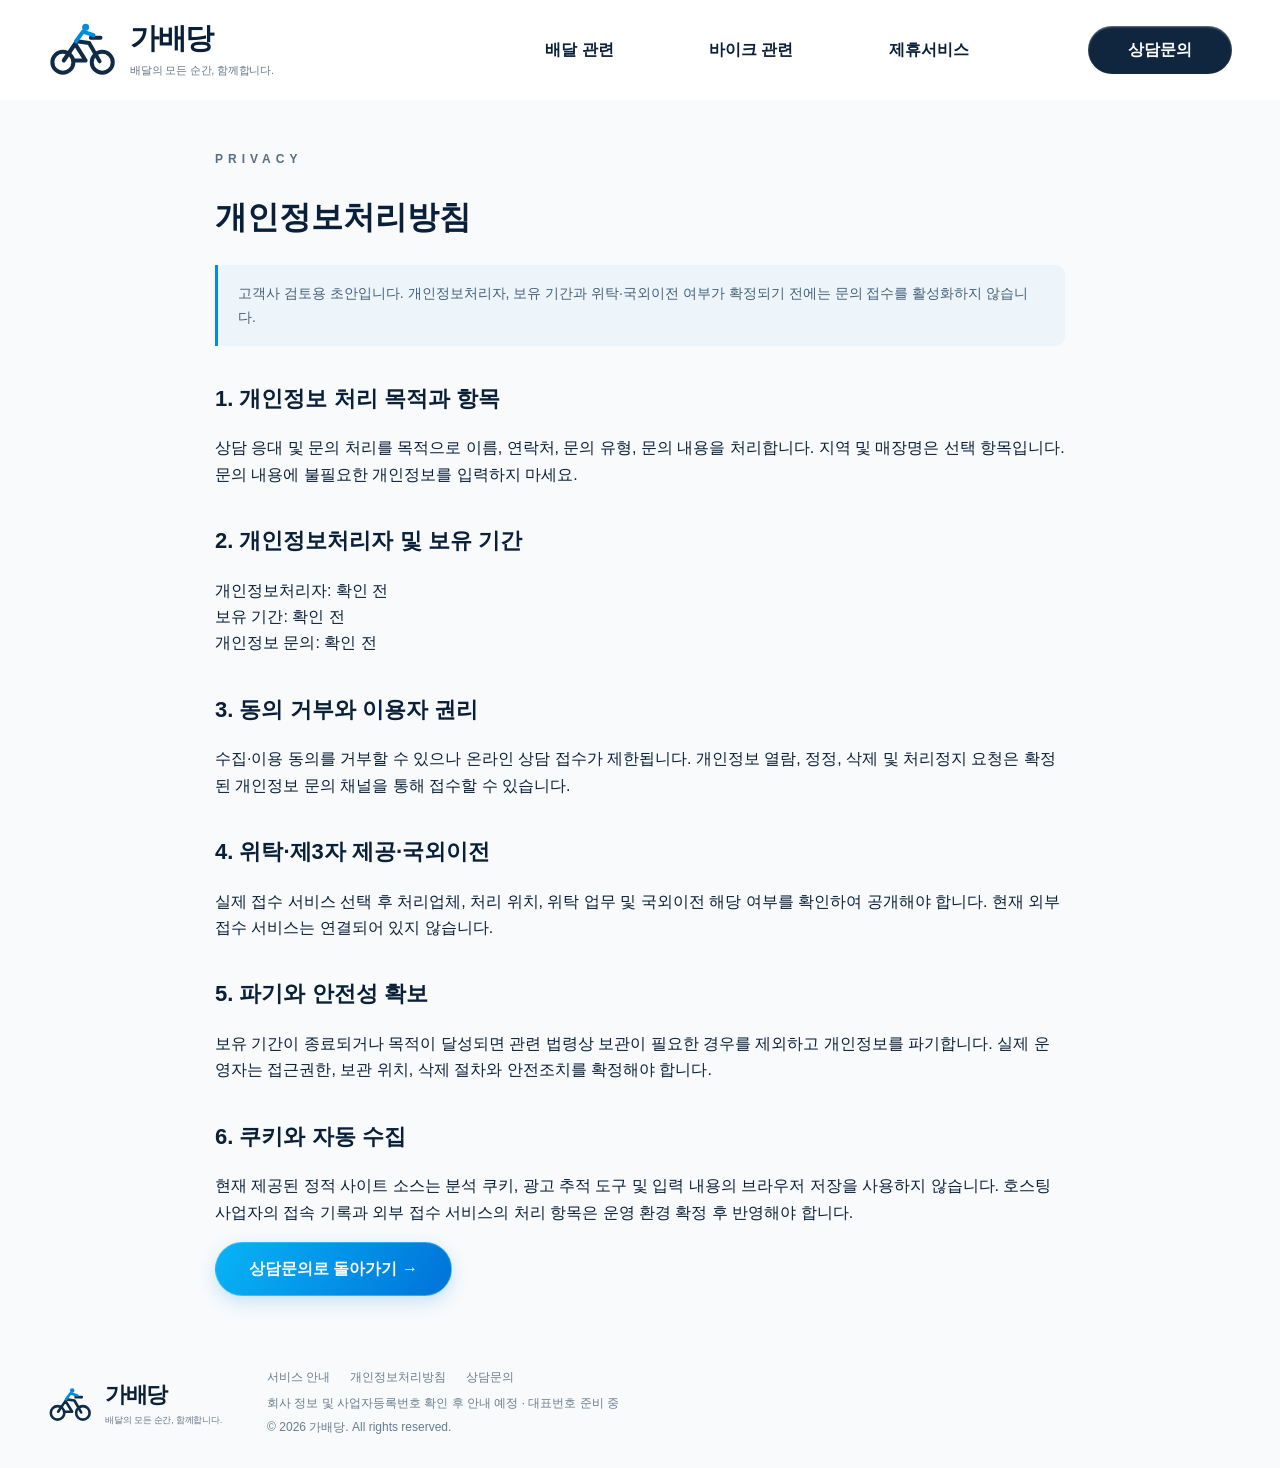
<file: privacy.html>
<!doctype html><html lang="ko"><head><meta charset="utf-8"><meta name="viewport" content="width=device-width,initial-scale=1"><title>개인정보처리방침 | 가배당</title><meta name="description" content="배달 운영 안내, 라이더 모집, 바이크 관련 정보와 제휴 서비스까지. 가배당과 함께하세요."><meta name="theme-color" content="#10263e"><meta property="og:type" content="website"><meta property="og:locale" content="ko_KR"><meta property="og:title" content="개인정보처리방침 | 가배당"><meta property="og:description" content="배달 운영 안내, 라이더 모집, 바이크 관련 정보와 제휴 서비스까지. 가배당과 함께하세요."><meta property="og:image" content="assets/hero-v2.webp"><meta name="twitter:card" content="summary_large_image"><link rel="icon" href="assets/logo.svg" type="image/svg+xml"><link rel="stylesheet" href="style.css"><link rel="stylesheet" href="refinement.css"><script src="config.js" defer></script><script src="app.js" defer></script></head><body class="subpage"><a class="skip" href="#main">본문 바로가기</a><header class="header"><div class="wrap header-inner"><a class="logo" href="index.html" aria-label="가배당 홈"><img src="assets/logo.svg" width="70" height="56" alt=""><span><strong>가배당</strong><small>배달의 모든 순간, 함께합니다.</small></span></a><button class="menu-toggle" aria-label="메뉴 열기" aria-expanded="false" aria-controls="navigation"><span></span><span></span><span></span></button><nav class="nav" id="navigation" aria-label="주 메뉴"><a href="delivery.html">배달 관련</a><a href="bike.html">바이크 관련</a><a href="partners.html">제휴서비스</a><a class="nav-cta" href="contact.html">상담문의</a></nav></div></header><main id="main" class="wrap legal"><p class="eyebrow">PRIVACY</p><h1>개인정보처리방침</h1><p class="notice" id="privacy-state">고객사 검토용 초안입니다. 개인정보처리자, 보유 기간과 위탁·국외이전 여부가 확정되기 전에는 문의 접수를 활성화하지 않습니다.</p><h2>1. 개인정보 처리 목적과 항목</h2><p>상담 응대 및 문의 처리를 목적으로 이름, 연락처, 문의 유형, 문의 내용을 처리합니다. 지역 및 매장명은 선택 항목입니다. 문의 내용에 불필요한 개인정보를 입력하지 마세요.</p><h2>2. 개인정보처리자 및 보유 기간</h2><p>개인정보처리자: <span data-controller>확인 전</span><br>보유 기간: <span data-retention>확인 전</span><br>개인정보 문의: <span data-privacy-contact>확인 전</span></p><h2>3. 동의 거부와 이용자 권리</h2><p>수집·이용 동의를 거부할 수 있으나 온라인 상담 접수가 제한됩니다. 개인정보 열람, 정정, 삭제 및 처리정지 요청은 확정된 개인정보 문의 채널을 통해 접수할 수 있습니다.</p><h2>4. 위탁·제3자 제공·국외이전</h2><p>실제 접수 서비스 선택 후 처리업체, 처리 위치, 위탁 업무 및 국외이전 해당 여부를 확인하여 공개해야 합니다. 현재 외부 접수 서비스는 연결되어 있지 않습니다.</p><h2>5. 파기와 안전성 확보</h2><p>보유 기간이 종료되거나 목적이 달성되면 관련 법령상 보관이 필요한 경우를 제외하고 개인정보를 파기합니다. 실제 운영자는 접근권한, 보관 위치, 삭제 절차와 안전조치를 확정해야 합니다.</p><h2>6. 쿠키와 자동 수집</h2><p>현재 제공된 정적 사이트 소스는 분석 쿠키, 광고 추적 도구 및 입력 내용의 브라우저 저장을 사용하지 않습니다. 호스팅 사업자의 접속 기록과 외부 접수 서비스의 처리 항목은 운영 환경 확정 후 반영해야 합니다.</p><a class="primary" href="contact.html">상담문의로 돌아가기 →</a></main><footer class="wrap footer"><a class="logo" href="index.html" aria-label="가배당 홈"><img src="assets/logo.svg" width="70" height="56" alt=""><span><strong>가배당</strong><small>배달의 모든 순간, 함께합니다.</small></span></a><div class="footer-info"><div class="footer-links"><a href="delivery.html">서비스 안내</a><a href="privacy.html">개인정보처리방침</a><a href="contact.html">상담문의</a></div><p data-company-info>회사 정보 및 사업자등록번호 확인 후 안내 예정 · 대표번호 준비 중</p><p>© 2026 가배당. All rights reserved.</p></div></footer><dialog class="dialog" aria-labelledby="dialog-title"><h2 id="dialog-title">상담 채널 안내</h2><p id="dialog-message"></p><form method="dialog"><button class="primary">확인</button></form></dialog></body></html>
</file>
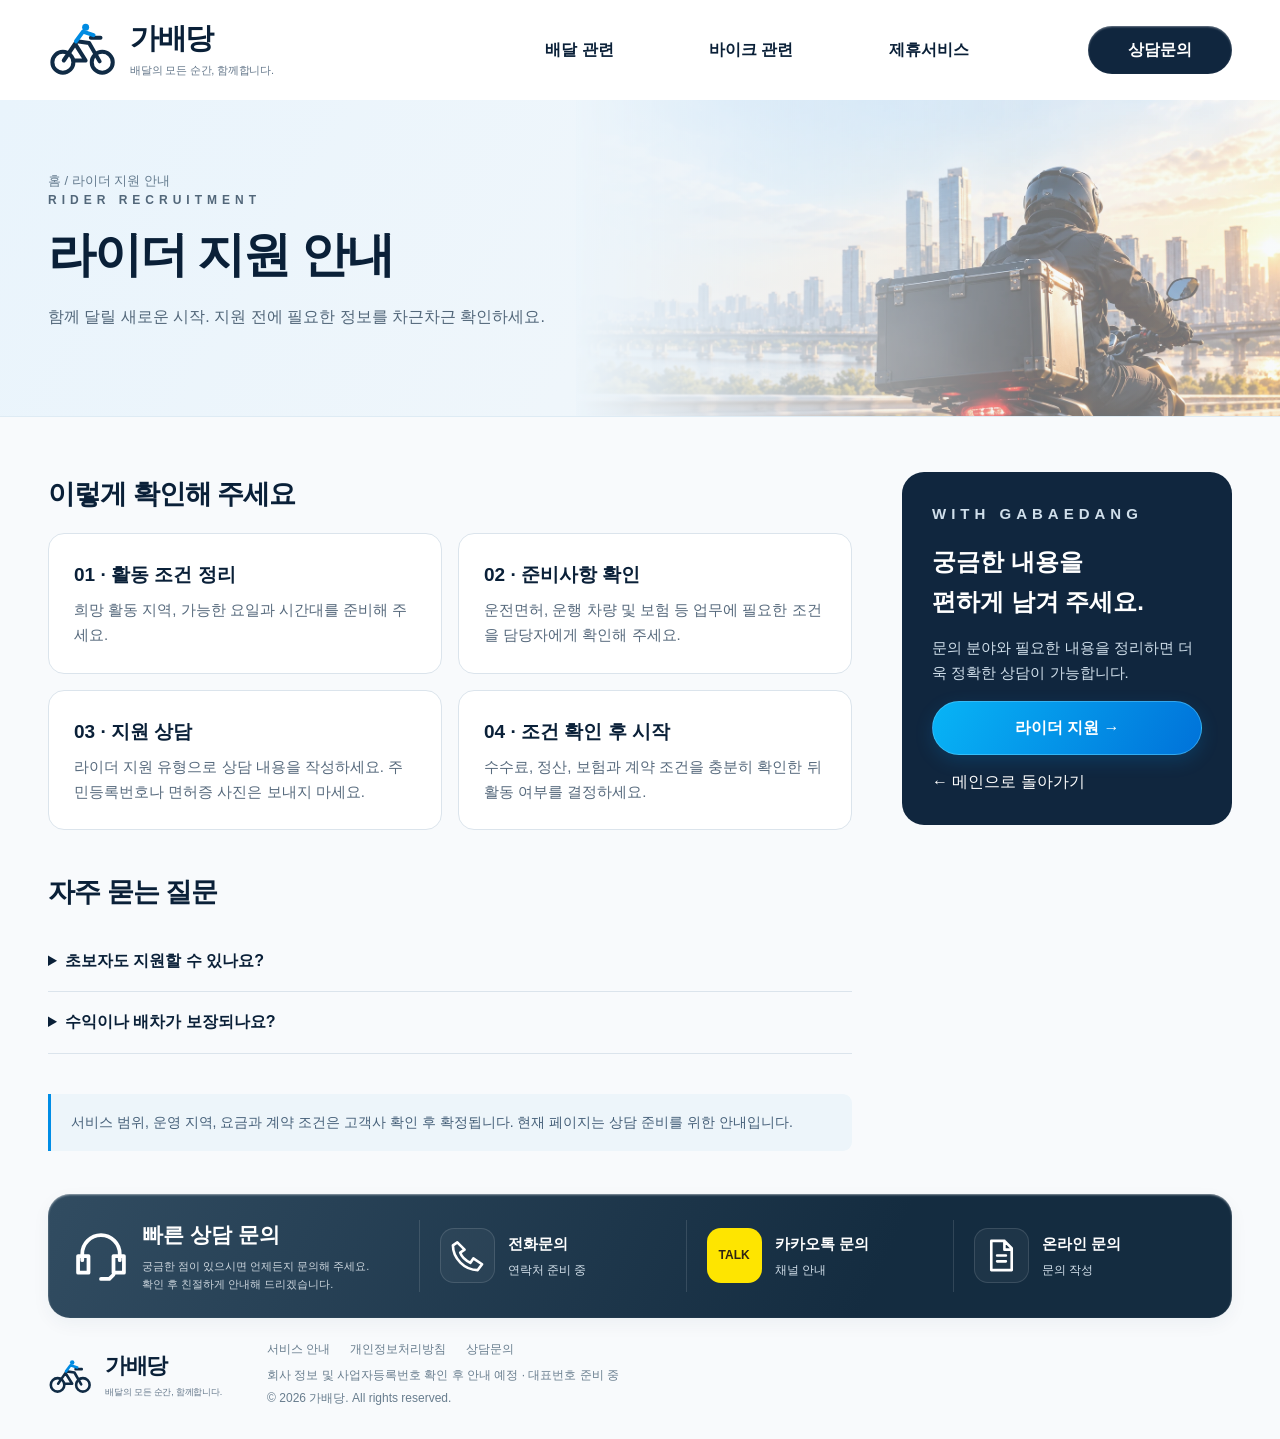
<file: rider.html>
<!doctype html><html lang="ko"><head><meta charset="utf-8"><meta name="viewport" content="width=device-width,initial-scale=1"><title>라이더 지원 안내 | 가배당</title><meta name="description" content="함께 달릴 새로운 시작. 지원 전에 필요한 정보를 차근차근 확인하세요."><meta name="theme-color" content="#10263e"><meta property="og:type" content="website"><meta property="og:locale" content="ko_KR"><meta property="og:title" content="라이더 지원 안내 | 가배당"><meta property="og:description" content="함께 달릴 새로운 시작. 지원 전에 필요한 정보를 차근차근 확인하세요."><meta property="og:image" content="assets/hero-v2.webp"><meta name="twitter:card" content="summary_large_image"><link rel="icon" href="assets/logo.svg" type="image/svg+xml"><link rel="stylesheet" href="style.css"><link rel="stylesheet" href="refinement.css"><script src="config.js" defer></script><script src="app.js" defer></script></head><body class="subpage"><a class="skip" href="#main">본문 바로가기</a><header class="header"><div class="wrap header-inner"><a class="logo" href="index.html" aria-label="가배당 홈"><img src="assets/logo.svg" width="70" height="56" alt=""><span><strong>가배당</strong><small>배달의 모든 순간, 함께합니다.</small></span></a><button class="menu-toggle" aria-label="메뉴 열기" aria-expanded="false" aria-controls="navigation"><span></span><span></span><span></span></button><nav class="nav" id="navigation" aria-label="주 메뉴"><a href="delivery.html">배달 관련</a><a href="bike.html">바이크 관련</a><a href="partners.html">제휴서비스</a><a class="nav-cta" href="contact.html">상담문의</a></nav></div></header><main id="main"><section class="page-head" data-topic="rider"><div class="wrap"><div class="breadcrumb"><a href="index.html">홈</a> / 라이더 지원 안내</div><p class="eyebrow">RIDER RECRUITMENT</p><h1>라이더 지원 안내</h1><p>함께 달릴 새로운 시작. 지원 전에 필요한 정보를 차근차근 확인하세요.</p></div></section><div class="wrap detail-layout"><div class="detail-body"><section><h2>이렇게 확인해 주세요</h2><div class="info-cards"><article class="info-card"><h3>01 · 활동 조건 정리</h3><p>희망 활동 지역, 가능한 요일과 시간대를 준비해 주세요.</p></article><article class="info-card"><h3>02 · 준비사항 확인</h3><p>운전면허, 운행 차량 및 보험 등 업무에 필요한 조건을 담당자에게 확인해 주세요.</p></article><article class="info-card"><h3>03 · 지원 상담</h3><p>라이더 지원 유형으로 상담 내용을 작성하세요. 주민등록번호나 면허증 사진은 보내지 마세요.</p></article><article class="info-card"><h3>04 · 조건 확인 후 시작</h3><p>수수료, 정산, 보험과 계약 조건을 충분히 확인한 뒤 활동 여부를 결정하세요.</p></article></div></section><section><h2>자주 묻는 질문</h2><details><summary>초보자도 지원할 수 있나요?</summary><p>지원 자격과 안내 가능 범위는 담당자 확인이 필요합니다. 경력 여부를 상담 내용에 남겨 주세요.</p></details><details><summary>수익이나 배차가 보장되나요?</summary><p>수익 및 배차량을 보장하지 않습니다. 실제 활동 조건을 별도로 확인해 주세요.</p></details></section><section class="notice">서비스 범위, 운영 지역, 요금과 계약 조건은 고객사 확인 후 확정됩니다. 현재 페이지는 상담 준비를 위한 안내입니다.</section></div><aside class="side-card"><p class="eyebrow">WITH GABAEDANG</p><h2>궁금한 내용을<br>편하게 남겨 주세요.</h2><p>문의 분야와 필요한 내용을 정리하면 더욱 정확한 상담이 가능합니다.</p><a class="primary" href="contact.html?type=라이더 지원">라이더 지원 →</a><a href="index.html">← 메인으로 돌아가기</a></aside></div><section class="contact-bar wrap" aria-label="빠른 상담 문의"><div class="contact-intro"><svg class="icon" viewBox="0 0 24 24" aria-hidden="true"><path d="M3 14v-3a9 9 0 0 1 18 0v3M3 12H1v8h5v-8ZM21 12h2v8h-5v-8ZM18 21l-2 2h-4"/></svg><div><strong>빠른 상담 문의</strong><p>궁금한 점이 있으시면 언제든지 문의해 주세요.<br>확인 후 친절하게 안내해 드리겠습니다.</p></div></div><button class="contact-item" data-contact="phone"><span class="contact-icon"><svg class="icon" viewBox="0 0 24 24" aria-hidden="true"><path d="M5 3 2 5c0 9 8 17 17 17l3-4-6-4-2 3c-4-2-6-4-7-7l3-2Z"/></svg></span><span><strong>전화문의</strong><small data-phone-label>연락처 준비 중</small></span></button><button class="contact-item" data-contact="kakao"><span class="contact-icon kakao">TALK</span><span><strong>카카오톡 문의</strong><small>채널 안내</small></span></button><a class="contact-item" href="contact.html"><span class="contact-icon"><svg class="icon" viewBox="0 0 24 24" aria-hidden="true"><path d="M5 2h9l5 5v15H5ZM14 2v6h5M9 12h6M9 16h6"/></svg></span><span><strong>온라인 문의</strong><small>문의 작성</small></span></a></section></main><footer class="wrap footer"><a class="logo" href="index.html" aria-label="가배당 홈"><img src="assets/logo.svg" width="70" height="56" alt=""><span><strong>가배당</strong><small>배달의 모든 순간, 함께합니다.</small></span></a><div class="footer-info"><div class="footer-links"><a href="delivery.html">서비스 안내</a><a href="privacy.html">개인정보처리방침</a><a href="contact.html">상담문의</a></div><p data-company-info>회사 정보 및 사업자등록번호 확인 후 안내 예정 · 대표번호 준비 중</p><p>© 2026 가배당. All rights reserved.</p></div></footer><dialog class="dialog" aria-labelledby="dialog-title"><h2 id="dialog-title">상담 채널 안내</h2><p id="dialog-message"></p><form method="dialog"><button class="primary">확인</button></form></dialog></body></html>
</file>
<file: style.css>
:root{--navy:#10263e;--blue:#008de6;--muted:#5a6b7c;--line:#dbe4ec;--max:1280px}*{box-sizing:border-box}html{scroll-behavior:smooth;scroll-padding-top:110px}body{margin:0;color:var(--navy);font-family:Arial,'Apple SD Gothic Neo','Malgun Gothic',sans-serif;line-height:1.65;background:#f8fafc}a{color:inherit;text-decoration:none}button,input,select,textarea{font:inherit}button,a,input,select,textarea{-webkit-tap-highlight-color:transparent}button{cursor:pointer}button:disabled{cursor:not-allowed}a:focus-visible,button:focus-visible,input:focus-visible,select:focus-visible,textarea:focus-visible,summary:focus-visible{outline:3px solid #009ee9;outline-offset:5px}img{max-width:100%;display:block}.wrap{width:calc(100% - 96px);max-width:var(--max);margin:auto}.skip{position:fixed;top:-90px;left:12px;z-index:100;background:white;padding:12px}.skip:focus{top:10px}.header{height:106px;position:absolute;top:0;inset-inline:0;z-index:20;transition:background .25s,box-shadow .25s}.header.scrolled{position:fixed;background:#fffffff0;backdrop-filter:blur(14px);box-shadow:0 2px 24px #15304712;height:82px}.header-inner{height:100%;display:flex;align-items:center;justify-content:space-between;gap:30px}.logo{display:flex;align-items:center;gap:12px;flex-shrink:0}.logo img{width:70px}.logo strong{font-size:29px;letter-spacing:-1.5px;display:block;line-height:1.2}.logo small{font-size:11px;color:#64778a;display:block;margin-top:5px}.nav{display:flex;align-items:center;gap:52px;font-weight:800;font-size:16px}.nav a:hover{color:#0087db}.nav .nav-cta{background:var(--navy);color:white;border-radius:40px;padding:11px 32px;margin-left:30px}.menu-toggle{display:none;border:0;background:transparent;padding:10px;color:inherit}.menu-toggle span{display:block;width:25px;height:2px;background:currentColor;margin:5px}.hero{position:relative;min-height:700px;background:#d8e8f1 url('assets/hero.webp') center 42%/cover no-repeat;padding:165px 0 180px}.hero:before{content:'';position:absolute;inset:0;background:linear-gradient(90deg,#f6f9f8d9 0%,#edf5f688 31%,transparent 58%),linear-gradient(0deg,#f8fafc,transparent 18%)}.hero .wrap{position:relative}.eyebrow{font-size:12px;letter-spacing:5px;font-weight:800;color:#596e83;margin:0 0 15px}.hero h1{font-size:clamp(40px,4.25vw,65px);line-height:1.17;letter-spacing:-3.8px;margin:0 0 22px;font-weight:900}.hero h1 em{font-style:normal;color:var(--blue)}.hero-copy{max-width:555px;font-size:17px;line-height:1.8;font-weight:600;margin:0 0 26px;text-wrap:pretty}.primary{display:inline-flex;align-items:center;justify-content:center;gap:25px;padding:13px 33px;border-radius:40px;background:linear-gradient(120deg,#08b4f6,#0072d9);color:white;font-weight:800;border:1px solid #62d2ff80;box-shadow:0 6px 18px #0089db33;transition:transform .2s,box-shadow .2s}.primary:hover{transform:translateY(-2px);box-shadow:0 8px 24px #0089db55}.hero-note{position:absolute;right:0;top:2px;transform:rotate(-7deg);font-family:serif;font-style:italic;color:#5e7b8f;font-size:23px;line-height:1.7;text-align:center}.services{position:relative;margin-top:-155px;z-index:2;display:grid;grid-template-columns:repeat(3,1fr);gap:20px}.service{position:relative;min-height:345px;overflow:hidden;border-radius:24px;color:white;border:1px solid #ffffffa0;box-shadow:0 12px 26px #19395315;display:flex;align-items:flex-end;padding:27px;isolation:isolate;transition:transform .3s,box-shadow .3s}.service:before{content:'';position:absolute;inset:0;z-index:-2;background:var(--photo) center/cover;transition:transform .6s}.service:after{content:'';position:absolute;inset:0;z-index:-1;background:linear-gradient(0deg,var(--shade) 2%,var(--shade) 18%,transparent 95%)}.service:hover{transform:translateY(-5px);box-shadow:0 16px 30px #18384c33}.service:hover:before{transform:scale(1.045)}.delivery{--photo:url('assets/hero.webp');--shade:#023467;--accent:#0098ff}.bike{--photo:url('assets/bike.webp');--shade:#64300f;--accent:#ff7a15}.partner{--photo:url('assets/partner.webp');--shade:#005444;--accent:#10bd91}.number{position:absolute;top:20px;left:25px;font-size:16px;color:#fff;font-weight:600}.service-icon{width:75px;height:75px;border-radius:50%;background:var(--accent);display:grid;place-items:center;margin-bottom:14px;box-shadow:0 0 30px color-mix(in srgb,var(--accent) 60%,transparent)}.icon{width:35px;height:35px;fill:none;stroke:currentColor;stroke-width:1.8;stroke-linecap:round;stroke-linejoin:round}.service h2{font-size:29px;letter-spacing:-1px;margin:0 0 4px;line-height:1.3}.service p{margin:0;font-size:16px;color:#f5f8fb;line-height:1.6}.arrow{position:absolute;right:22px;bottom:26px;width:46px;height:46px;border-radius:50%;border:1px solid #ffffff65;background:#ffffff18;display:grid;place-items:center;font-size:30px;transition:transform .25s}.service:hover .arrow{transform:translateX(4px)}.service-content{padding-right:35px}.philosophy{position:relative;min-height:325px;padding:42px 0 60px;background:url('assets/philosophy.webp') center 58%/cover}.philosophy:before{content:'';position:absolute;inset:0;background:linear-gradient(90deg,#f8fafce8 0%,#f8fafcb8 46%,#f8fafc00 83%),linear-gradient(#f8fafc,transparent 40%)}.philosophy-inner{position:relative;display:grid;grid-template-columns:1fr 1fr;gap:60px}.philosophy .eyebrow{font-size:11px;margin-bottom:8px}.philosophy h2{font-family:'GungSeo','궁서',serif;font-style:italic;font-size:43px;letter-spacing:-2px;margin:0 0 17px;line-height:1.4}.philosophy h2:after{content:'';display:block;background:#06a2e7;width:150px;height:4px;transform:rotate(-6deg);margin-top:-2px}.philosophy p{font-size:17px;color:#536577;margin:0}.quote{align-self:start;margin:6px 0 0;border-left:2px solid #8d9bab;padding-left:45px}.quote small{font-size:12px;font-weight:700}.quote blockquote{font-family:serif;font-weight:bold;font-size:25px;line-height:1.6;margin:10px 0}.contact-bar{position:relative;margin-top:-15px;display:grid;grid-template-columns:1.4fr 1fr 1fr 1fr;align-items:center;background:linear-gradient(120deg,#294358,#102638);color:white;border-radius:23px;padding:25px 28px;box-shadow:inset 0 1px 2px #ffffff80;gap:18px}.contact-intro{display:flex;gap:16px;align-items:center}.contact-intro>.icon{width:50px;height:50px;flex-shrink:0}.contact-intro strong{font-size:19px}.contact-intro p{font-size:11px;color:#ced7df;margin:5px 0 0}.contact-item{display:flex;gap:13px;align-items:center;border:0;border-left:1px solid #ffffff20;background:none;color:white;text-align:left;padding:4px 0 4px 21px;min-height:65px}.contact-item:hover{color:#70d5ff}.contact-icon{display:grid;place-items:center;flex-shrink:0;border-radius:15px;width:56px;height:56px;background:#ffffff0b;border:1px solid #ffffff20}.contact-icon.kakao{background:#fee500;color:#302513;border:0;font-size:12px;font-weight:900}.contact-item strong{font-size:14px;display:block}.contact-item small{display:block;font-size:11px;color:#c4d1dc;line-height:1.6;margin-top:4px}.footer{display:flex;gap:45px;padding-block:24px 30px;align-items:center}.footer .logo img{width:45px}.footer .logo strong{font-size:22px}.footer .logo small{font-size:9px}.footer-info{font-size:11px;color:#778797}.footer-links{display:flex;gap:20px;flex-wrap:wrap;margin-bottom:7px}.footer-info p{margin:4px 0}.subpage .header{position:relative;background:white}.page-head{padding:70px 0;background:linear-gradient(120deg,#e9f4fc,#f5f8fa)}.page-head h1{font-size:48px;line-height:1.2;letter-spacing:-2px;margin:10px 0 20px}.page-head p{max-width:690px;color:#52677a}.breadcrumb{font-size:13px;color:#647b8e}.detail-layout{padding-block:55px;display:grid;grid-template-columns:1fr 330px;gap:50px}.detail-body h2{font-size:27px;letter-spacing:-1px;margin:0 0 16px}.detail-body section+section{margin-top:40px}.detail-body p,.detail-body li{color:#576a7d}.info-cards{display:grid;grid-template-columns:1fr 1fr;gap:16px}.info-card{background:white;border:1px solid var(--line);padding:25px;border-radius:16px}.info-card h3{margin:0 0 8px;font-size:19px}.info-card p{margin:0;font-size:15px}.side-card{background:var(--navy);color:white;padding:30px;border-radius:22px;align-self:start;position:sticky;top:110px}.side-card h2{font-size:24px;margin:0 0 14px}.side-card p{color:#d0dfeb;font-size:15px}.side-card a{display:flex;margin-top:14px}.notice{background:#edf5fa;border-left:3px solid var(--blue);padding:17px 20px;border-radius:0 9px 9px 0;font-size:14px;color:#466079}details{border-bottom:1px solid var(--line);padding:17px 0}summary{cursor:pointer;font-weight:700}details p{font-size:15px}.form{max-width:740px;margin:45px auto;padding:35px;background:white;border:1px solid var(--line);border-radius:22px}.form-grid{display:grid;grid-template-columns:1fr 1fr;gap:22px}.field{display:block;font-size:14px;font-weight:700;margin-bottom:22px}.field input,.field select,.field textarea{display:block;width:100%;margin-top:8px;border:1px solid #bdcbd6;padding:12px;border-radius:8px;color:var(--navy);background:white}.field textarea{min-height:140px;resize:vertical}.field small{display:block;color:#65798a;font-weight:400;margin-top:5px}.consent{display:flex;align-items:flex-start;gap:10px;font-size:14px;margin:20px 0}.consent input{width:19px;height:19px;flex-shrink:0}.form button{width:100%}.form button:disabled{background:#7b8a97;box-shadow:none}.form-status{font-size:14px;margin:18px 0;color:#476075}.honey{position:absolute;left:-9999px}.legal{max-width:850px;padding-block:50px}.legal h2{font-size:22px;margin-top:35px}.dialog{border:0;border-radius:20px;padding:30px;max-width:440px;width:calc(100% - 40px);color:var(--navy);box-shadow:0 30px 100px #0004}.dialog::backdrop{background:#10263e80;backdrop-filter:blur(4px)}.dialog h2{margin:0 0 12px}.dialog button{float:right;margin-top:12px}.dialog p{color:#536779}.mobile-links{display:none}
@media(min-width:1600px){.hero{min-height:760px;padding-top:190px}.services{margin-top:-170px}.service{min-height:370px}.philosophy{min-height:350px}}
@media(max-width:1100px){.wrap{width:calc(100% - 56px)}.nav{gap:25px}.nav .nav-cta{margin-left:0;padding:10px 23px}.hero-note{display:none}.hero-copy{max-width:460px}.service{padding:22px;min-height:320px}.service h2{font-size:25px}.service p{font-size:13px}.service-icon{width:64px;height:64px}.arrow{width:38px;height:38px;right:15px}.philosophy-inner{gap:30px}.philosophy h2{font-size:35px}.quote{padding-left:30px}.quote blockquote{font-size:22px}.contact-bar{grid-template-columns:1fr 1fr 1fr}.contact-intro{display:none}.detail-layout{grid-template-columns:1fr 280px;gap:25px}}
@media(max-width:800px){.wrap{width:calc(100% - 36px)}.header{height:86px}.header-inner{gap:12px}.logo img{width:51px}.logo strong{font-size:25px}.logo small{font-size:9px}.menu-toggle{display:block}.nav{display:none;position:absolute;top:82px;left:18px;right:18px;flex-direction:column;align-items:stretch;background:white;border-radius:16px;padding:20px;gap:0;box-shadow:0 15px 50px #10263e30;color:var(--navy)}.nav.open{display:flex}.nav>a{padding:14px}.nav .nav-cta{text-align:center;margin-top:10px}.home .header:not(.scrolled){color:white}.home .header:not(.scrolled) .logo img{filter:brightness(0) invert(1)}.home .header:not(.scrolled) .logo small{color:#d2e3ef}.mobile-links{display:flex;justify-content:space-between;gap:6px;align-items:center;position:absolute;top:88px;left:0;right:0;font-size:12px;font-weight:700;border-top:1px solid #ffffff25;padding-top:13px;color:white}.mobile-links a:last-child{background:white;color:var(--navy);border-radius:25px;padding:7px 16px}.header.scrolled .mobile-links{display:none}.hero{min-height:550px;padding:170px 0 135px;background-position:65% center}.hero:before{background:linear-gradient(90deg,#05395ec9,#073f6373 52%,transparent),linear-gradient(180deg,#1a6389a6,transparent 50%,#12354855)}.hero .eyebrow{color:#c1d8e7;font-size:10px;letter-spacing:4px;margin-bottom:12px}.hero h1{color:white;font-size:43px;letter-spacing:-2px;line-height:1.2;margin-bottom:17px}.hero h1 em{color:#35c3f9}.hero-copy{max-width:340px;color:#f1f7fb;font-size:14px;line-height:1.65;text-shadow:0 1px 6px #10263e}.hero .primary{padding:11px 27px;font-size:14px}.services{grid-template-columns:1fr;gap:9px;margin-top:-79px}.service{min-height:112px;border-radius:17px;padding:17px 19px;align-items:center}.service:before{background-position:center 55%;opacity:.3}.service:after{background:linear-gradient(100deg,var(--shade),color-mix(in srgb,var(--shade) 80%,transparent))}.service-content{display:grid;grid-template-columns:77px 1fr;column-gap:18px;align-items:center;width:100%;padding-right:35px}.service-icon{grid-row:1 / 3;margin:0;width:75px;height:75px;border-radius:22px}.service h2{font-size:24px;margin-bottom:3px;align-self:end}.service p{font-size:13px;line-height:1.5;align-self:start}.number{display:none}.arrow{right:17px;bottom:calc(50% - 17px);width:34px;height:34px;background:white;color:var(--shade);font-size:26px}.philosophy{padding:31px 0 135px;min-height:340px;background-position:70% bottom}.philosophy:before{background:linear-gradient(180deg,#f8fafc 0%,#f8fafcc9 48%,transparent 85%),linear-gradient(90deg,#f8fafcaa,transparent)}.philosophy-inner{display:block}.philosophy h2{font-size:37px;margin-bottom:14px;white-space:nowrap}.philosophy .eyebrow{font-size:10px;letter-spacing:4px}.philosophy p{font-size:14px}.quote{margin:15px 0 0;border-left:0;border-top:2px solid #acb8c0;max-width:280px;padding:9px 0 0}.quote small{font-size:11px}.quote blockquote{font-size:18px;margin:5px 0}.contact-bar{border-radius:18px;padding:15px 10px;gap:0;margin-top:-15px}.contact-item{display:block;text-align:center;padding:3px 5px;min-height:80px}.contact-item:first-of-type{border:0}.contact-icon{width:35px;height:35px;border-radius:10px;margin:0 auto 7px}.contact-icon .icon{width:24px;height:24px}.contact-icon.kakao{font-size:9px}.contact-item strong{font-size:12px}.contact-item small{font-size:10px}.footer{align-items:flex-start;gap:18px;flex-direction:column;padding-block:24px}.footer .logo small{display:none}.footer-info{font-size:10px}.page-head{padding:40px 0}.page-head h1{font-size:36px}.detail-layout{display:block;padding-block:30px}.side-card{position:static;margin-top:30px}.info-cards{grid-template-columns:1fr}.form{padding:23px;margin:25px auto}.form-grid{grid-template-columns:1fr;gap:0}.legal{padding-top:25px}}
@media(max-width:380px){.hero h1{font-size:37px}.hero-copy{font-size:13px;max-width:290px}.hero{min-height:540px}.service-content{grid-template-columns:65px 1fr;gap:12px}.service-icon{width:61px;height:65px;border-radius:18px}.service h2{font-size:21px}.service p{font-size:12px}.service{padding-left:14px}.philosophy h2{font-size:33px}.contact-item small{font-size:9px}}
@media(prefers-reduced-motion:reduce){html{scroll-behavior:auto}*,*:before,*:after{transition:none!important;animation:none!important}}
/* Visual QA refinements */
.hero-note{top:-35px;font-size:20px;color:#426278;right:4px}
.text-link{display:inline-block;margin-top:17px;color:#007cc5;font-weight:700;font-size:14px}
@media(max-width:800px){.mobile-links{left:18px;right:18px}.hero{padding-top:150px;padding-bottom:70px;min-height:490px;background-image:url('assets/hero-mobile.webp');background-position:center center}.hero h1{font-size:38px}.hero-copy{font-size:13px;line-height:1.6;max-width:300px;margin-bottom:20px}.desktop-break{display:none}.service{min-height:112px}.service-content{row-gap:0}.service p{word-break:keep-all}.service-icon{grid-column:1}.service h2,.service p{grid-column:2}.philosophy h2{white-space:normal}.contact-item:first-of-type{border-left:0}}
@media(max-width:380px){.hero h1{font-size:35px}.hero-copy{max-width:280px}.service h2{font-size:21px}.service p{font-size:11.5px}}
.subpage{padding-top:106px}.subpage .header{position:fixed}.footer-info{overflow-wrap:anywhere}.contact-item small{overflow-wrap:anywhere}
@media(max-width:800px){.subpage{padding-top:86px}.hero{min-height:505px}}
.hero-copy{word-break:keep-all;overflow-wrap:break-word}
@media(max-width:800px){.philosophy{background-position:right bottom;padding-bottom:90px}}
</file>
<file: refinement.css>
/* 납품 재검수: 시안의 비율·구도 및 접근성 보정. 공통 구조는 style.css 참조. */
:root{--ink:#0a2038;--hairline:rgba(255,255,255,.32)}
body{color:var(--ink);-webkit-font-smoothing:antialiased}
.header{height:100px}
.header-inner{display:grid;grid-template-columns:42% 58%;gap:0}
.nav{width:100%;justify-content:space-between;gap:24px}
.nav .nav-cta{margin-left:24px;min-width:144px;text-align:center;box-shadow:inset 0 1px 2px #ffffff66}
.logo strong{font-weight:900;letter-spacing:-1.4px}
.logo small{font-size:11px;letter-spacing:-.2px}
.hero{background-image:url('assets/hero-v2.webp');background-position:center 65%;padding-top:158px;min-height:700px}
.hero:before{background:linear-gradient(90deg,#f6f9f8d4 0%,#edf5f65c 32%,transparent 55%),linear-gradient(0deg,#f8fafc,transparent 14%)}
.hero .wrap{padding-left:26px}
.hero h1{font-size:clamp(50px,5.15vw,76px);line-height:1.13;letter-spacing:-4px;font-weight:900;margin-bottom:20px}
.hero-copy{max-width:580px;font-size:18px;line-height:1.65;margin-bottom:22px;color:#283e52}
.hero .eyebrow{margin-bottom:12px;font-size:12px;letter-spacing:5.3px}
.hero .primary{min-height:55px;padding:11px 35px;font-size:17px;box-shadow:0 4px 18px #0087de2b,inset 0 1px 2px #ffffffa0}
.hero-note{top:-7px;right:5px;font-size:21px;color:#49687e;line-height:1.7;letter-spacing:1px;text-shadow:0 1px 8px #ffffffc0}
.services{gap:18px}
.service{min-height:0;aspect-ratio:1.12;border-radius:23px;padding:26px 28px;border:1px solid var(--hairline);box-shadow:0 5px 14px #17374d12,inset 0 1px 1px #ffffff60}
.service:after{background:linear-gradient(0deg,var(--shade) 0%,color-mix(in srgb,var(--shade) 94%,transparent) 17%,color-mix(in srgb,var(--shade) 15%,transparent) 76%)}
.service:before{background-position:var(--position,center);background-size:var(--size,cover)}
.delivery{--photo:url('assets/hero-v2.webp');--position:68% 100%;--size:auto 140%}
.bike{--position:54% center}
.partner{--position:48% center}
.service h2{font-size:32px;font-weight:800;letter-spacing:-1.2px;margin-bottom:6px}
.service p{font-size:16px;line-height:1.6;font-weight:500;color:#f3f8fc}
.service-icon{width:80px;height:80px;margin-bottom:13px;box-shadow:0 3px 22px color-mix(in srgb,var(--accent) 45%,transparent),inset 0 1px 3px #ffffff80}
.service-icon .icon{width:42px;height:42px;stroke-width:1.7}
.service-content{padding-right:25px}
.number{left:26px;top:20px;color:#fff;font-weight:700}
.arrow{right:23px;bottom:27px;width:45px;height:45px;font-size:30px;background:#ffffff15;box-shadow:inset 0 1px 3px #ffffff25}
.philosophy{min-height:300px;padding:38px 0 70px;background-position:right bottom;background-size:100% auto;background-repeat:no-repeat;background-color:#f9faf9}
.philosophy:before{background:linear-gradient(180deg,#f8fafc 0%,#f8fafcbd 22%,#f8fafc00 84%),linear-gradient(90deg,#fafbfbe6 0%,#fafbfb94 44%,transparent 83%)}
.philosophy-inner{grid-template-columns:1fr 1fr;gap:50px;padding-inline:26px}
.philosophy h2{font-size:clamp(36px,3.6vw,51px);font-weight:900;letter-spacing:-2.6px;line-height:1.35;margin-bottom:18px;transform:rotate(-2deg);transform-origin:left center}
.philosophy h2:after{width:185px;height:4px;margin-top:0;transform:rotate(-4deg)}
.philosophy p{font-size:17px;line-height:1.65;font-weight:500;color:#526476}
.quote{padding-left:42px;margin-top:4px;border-color:#a4b2bc}
.quote small{font-size:12px;color:#3f5669}
.quote blockquote{font-size:26px;line-height:1.5;margin:10px 0 0;letter-spacing:-.7px;color:#24384a}
.contact-bar{min-height:124px;border-radius:22px;padding:22px 28px;margin-top:-12px;grid-template-columns:1.3fr 1fr 1fr 1fr;gap:16px;background:linear-gradient(115deg,#314c61,#142c40 70%);box-shadow:inset 0 1px 2px #ffffff80,0 6px 18px #1839500d}
.contact-intro strong{font-size:21px}.contact-intro p{font-size:11px;line-height:1.6}
.contact-item{transition:background .2s,color .2s;min-height:72px;padding-left:20px}
.contact-item:hover{background:#ffffff09;color:#9bddff}
.contact-item strong{font-size:15px;white-space:nowrap}
.contact-item small{font-size:12px;color:#d5e2ec}
.contact-icon{width:55px;height:55px;border-radius:14px}
.footer{padding-block:22px 26px;gap:45px}.footer-info{color:#687d8e;font-size:12px}.footer-links{gap:20px;margin-bottom:6px}
.footer a:hover{text-decoration:underline;text-underline-offset:4px}
.menu-toggle{min-width:44px;min-height:44px}
.mobile-links a{min-height:44px;display:flex;align-items:center}
.field input,.field select,.field textarea{transition:border-color .2s,box-shadow .2s}.field input:focus,.field select:focus,.field textarea:focus{border-color:#048cdb;box-shadow:0 0 0 3px #008de610}
.consent{min-height:44px;align-items:center}.consent input{accent-color:#078cdd}
.detail-body .info-card{transition:border-color .2s}.detail-body .info-card:hover{border-color:#9cc9e5}
.detail-body .text-link{padding-block:7px;min-height:44px}
.subpage{padding-top:100px}.subpage .page-head{border-bottom:1px solid #deebf4}
@media(min-width:1600px){.hero{min-height:730px;padding-top:175px;background-size:cover}.services{margin-top:-175px}.philosophy{min-height:320px}.hero-note{right:0;top:-20px}}
@media(min-width:801px) and (max-width:1100px){
 .header{height:92px}.header-inner{grid-template-columns:31% 69%}.nav{gap:15px;font-size:14px}.nav .nav-cta{min-width:116px;padding-inline:17px;margin-left:7px}
 .hero{padding-top:145px;min-height:630px}.hero .wrap{padding-left:16px}.hero h1{font-size:clamp(46px,5.1vw,57px);letter-spacing:-2.8px}.hero-copy{font-size:16px;max-width:460px}.hero .primary{font-size:15px;min-height:50px}
 .services{margin-top:-130px;gap:15px}.service{padding:21px;aspect-ratio:1.02}.service h2{font-size:27px}.service p{font-size:13px}.service-icon{width:65px;height:65px}.service-icon .icon{width:36px;height:36px}.arrow{right:16px;bottom:22px;width:37px;height:37px}.service-content{padding-right:20px}
 .philosophy-inner{padding-inline:16px;gap:32px}.philosophy h2{font-size:38px}.quote{padding-left:27px}.quote blockquote{font-size:22px}.contact-bar{grid-template-columns:1fr 1fr 1fr;min-height:108px}.contact-intro{display:none}.subpage{padding-top:92px}
}
@media(max-width:800px){
 .header{height:76px}.header.scrolled{height:72px}.header-inner{display:flex;justify-content:space-between}.logo{gap:10px}.logo img{width:51px}.logo strong{font-size:26px}.logo small{font-size:9px}
 .nav{display:none;top:76px;left:16px;right:16px;width:auto;padding:14px;gap:0;border:1px solid #dbe6ef}.nav.open{display:flex}.nav .nav-cta{margin:8px 0 0;min-width:0}.header.scrolled .nav{top:72px}
 .mobile-links{top:76px;left:20px;right:20px;padding-top:7px;font-size:12px;gap:6px}.mobile-links a:last-child{padding:0 16px;min-height:36px}
 .hero{background-image:url('assets/hero-mobile.webp');min-height:458px;padding:143px 0 80px;background-position:right bottom;background-size:cover}.hero .wrap{padding-left:8px;padding-right:8px}
 .hero:before{background:linear-gradient(90deg,#063a63b8, #07385d40 65%,transparent),linear-gradient(180deg,#245f8e66 0%,transparent 55%,#0c2c4a35)}
 .hero .eyebrow{font-size:10px;letter-spacing:4px;margin-bottom:9px;color:#c8deeb}.hero h1{font-size:37px;line-height:1.16;letter-spacing:-1.8px;margin-bottom:15px;color:#fff}.hero h1 em{color:#39c6f6}
 .hero-copy{max-width:285px;font-size:13px;line-height:1.65;margin-bottom:19px;color:#eff7fc;word-break:keep-all;letter-spacing:-.25px}.hero .primary{font-size:14px;min-height:46px;padding:9px 28px;gap:24px}
 .hero-note{display:none}.services{margin-top:-54px;gap:8px;width:calc(100% - 32px)}
 .service{aspect-ratio:auto;min-height:104px;padding:15px 16px;border-radius:17px;box-shadow:0 3px 9px #17374d16,inset 0 1px 2px #ffffff4d}
 .service:before{opacity:.16;background-size:cover}.service:after{background:linear-gradient(105deg,color-mix(in srgb,var(--shade) 94%,transparent),color-mix(in srgb,var(--shade) 85%,transparent))}
 .service-content{grid-template-columns:71px 1fr;column-gap:17px;row-gap:0;padding-right:31px}
 .service-icon{width:71px;height:71px;border-radius:22px;margin:0}.service-icon .icon{width:40px;height:40px}
 .service h2{font-size:24px;line-height:1.25;letter-spacing:-.8px;margin:0 0 5px}.service p{font-size:12px;line-height:1.5;letter-spacing:-.2px;word-break:keep-all}.arrow{width:33px;height:33px;right:14px;bottom:calc(50% - 16.5px);font-size:26px;background:#f7fbff;color:var(--shade)}
 .philosophy{min-height:305px;padding:28px 0 109px;background-size:auto 53%;background-position:right bottom;background-color:#f8fafb}
 .philosophy:before{background:linear-gradient(180deg,#f8fafb 0%,#f8fafbf5 35%,#f8fafb55 65%,transparent 85%)}
 .philosophy-inner{padding-inline:12px;display:block}.philosophy .eyebrow{font-size:10px;letter-spacing:4px;margin-bottom:7px}.philosophy h2{font-size:35px;line-height:1.3;letter-spacing:-1.8px;margin-bottom:13px;white-space:nowrap}.philosophy h2:after{height:3px;width:155px}.philosophy p{font-size:13px;line-height:1.6;letter-spacing:-.2px}
 .quote{max-width:260px;padding:9px 0 0;margin:12px 0 0;border-left:0;border-top:1px solid #9dafbc}.quote small{font-size:10px}.quote blockquote{font-size:17px;line-height:1.5;letter-spacing:-.45px;margin-top:6px}
 .contact-bar{width:calc(100% - 32px);min-height:90px;margin-top:-10px;padding:13px 8px;grid-template-columns:1fr 1fr 1fr;gap:0;border-radius:19px}
 .contact-item{display:flex;align-items:center;gap:7px;padding:4px 7px;text-align:left;min-height:58px}.contact-item strong{font-size:10px;letter-spacing:-.2px}.contact-item small{font-size:9px;line-height:1.45;margin-top:4px}.contact-icon{width:29px;height:34px;flex-shrink:0;border-radius:9px;margin:0}.contact-icon .icon{width:22px;height:22px}.contact-icon.kakao{font-size:8px}.contact-intro{display:none}
 .footer{gap:14px;padding-block:22px}.footer-info{font-size:10px;line-height:1.8}.footer-links{gap:17px}.footer .logo img{width:42px}.footer .logo strong{font-size:21px}
 .subpage{padding-top:76px}.page-head h1{font-size:34px}.detail-layout{padding-block:32px}.side-card .eyebrow{color:#bcd4e6}
}
@media(max-width:380px){
 .hero h1{font-size:34px}.hero-copy{font-size:12px;max-width:270px}.hero{min-height:452px}.service-content{grid-template-columns:64px 1fr;column-gap:13px}.service-icon{width:64px;height:68px;border-radius:20px}.service h2{font-size:21px}.service p{font-size:11px}.service{padding-left:14px;min-height:101px}.philosophy h2{font-size:31px}.philosophy-inner{padding-inline:8px}.contact-item{gap:5px;padding-inline:4px}.contact-icon{width:26px}.contact-item strong{font-size:9.5px}.contact-item small{font-size:8px}
}
@media(prefers-reduced-motion:reduce){.service:hover{transform:none}.service:hover:before{transform:none}.primary:hover{transform:none}}
.page-head[data-topic]{position:relative;overflow:hidden;isolation:isolate}
.page-head[data-topic]::after{content:'';position:absolute;z-index:-1;inset:0 0 0 45%;background:linear-gradient(90deg,#ecf5fb 0%,#ecf5fb2b 65%),url('assets/hero-v2.webp') 65% 45%/cover;opacity:.65}
.page-head[data-topic="bike"]::after{background-image:linear-gradient(90deg,#ecf5fb 0%,#ecf5fb2b 65%),url('assets/bike.webp')}
.page-head[data-topic="partners"]::after{background-image:linear-gradient(90deg,#ecf5fb 0%,#ecf5fb2b 65%),url('assets/partner.webp')}
.page-head[data-topic] p:not(.eyebrow){max-width:580px;text-wrap:pretty}
@media(max-width:800px){.page-head[data-topic]::after{inset:0;opacity:.13}.page-head[data-topic] p:not(.eyebrow){max-width:100%}}
@media(max-width:800px){.nav{z-index:4}.nav.open + .mobile-links{visibility:hidden;pointer-events:none}}


/* Partnership service cards: readability-focused one-column layout */
.partner-detail{max-width:920px;padding-top:56px;padding-bottom:60px}
.partner-section-heading{margin-bottom:28px}
.partner-section-heading h2{font-size:clamp(29px,3.5vw,38px);line-height:1.25;letter-spacing:-1.3px;margin:0 0 10px;color:#142c46;font-weight:850}
.partner-section-heading p{font-size:17px;line-height:1.65;color:#475569;margin:0}
.partner-service-list{display:grid;grid-template-columns:1fr;gap:20px}
.partner-service-card{padding:26px 28px 24px;background:#fff;border:1px solid #d4dfea;border-radius:20px;box-shadow:0 9px 26px rgba(23,52,76,.045)}
.partner-service-top{display:flex;align-items:flex-start;justify-content:space-between;gap:22px;margin-bottom:23px}
.partner-service-copy{min-width:0;flex:1}
.partner-service-copy h3{font-size:clamp(22px,2.2vw,25px);font-weight:850;letter-spacing:-.6px;line-height:1.35;color:#102e4c;margin:0 0 12px}
.partner-service-copy p{font-size:17px;font-weight:500;line-height:1.65;color:#40546a;margin:0;word-break:keep-all}
.partner-service-icon{display:grid;place-items:center;flex:none;width:66px;height:66px;border-radius:16px;background:#eaf2fa;color:#1769b5}
.partner-service-icon svg{width:32px;height:32px}
.partner-service-actions{display:grid;grid-template-columns:1fr 1fr;gap:12px}
.partner-service-action{display:flex;justify-content:center;align-items:center;gap:12px;min-height:58px;border-radius:11px;background:#153957;color:#fff;font-size:17px;font-weight:800;transition:background .2s,transform .2s;border:1px solid #153957}
.partner-service-action.secondary{background:#153957;color:#fff;border-color:#153957}
.partner-service-action:hover{background:#0b6fac;border-color:#0b6fac;transform:translateY(-1px)}
.partner-service-action.secondary:hover{background:#0b6fac;color:#fff;border-color:#0b6fac}
.partner-service-action:focus-visible{outline:3px solid #009ee9;outline-offset:4px}
.partner-service-note{font-size:14px;line-height:1.7;color:#596c7e;margin:25px 3px 0}
@media(max-width:800px){.partner-detail{padding-top:35px;padding-bottom:40px}.partner-section-heading{margin-bottom:22px}.partner-section-heading p{font-size:16px}.partner-service-list{gap:15px}.partner-service-card{padding:22px 20px 20px;border-radius:17px}.partner-service-top{gap:14px;margin-bottom:19px}.partner-service-copy p{font-size:16px}.partner-service-icon{width:54px;height:54px;border-radius:13px}.partner-service-icon svg{width:27px;height:27px}.partner-service-actions{grid-template-columns:1fr 1fr;gap:10px}.partner-service-action{min-height:56px;font-size:16px}}
@media(max-width:380px){.partner-service-card{padding:20px 16px}.partner-service-copy h3{font-size:21px}.partner-service-icon{width:48px;height:48px}.partner-service-copy p{font-size:15.5px}}

/* Partnership-only phone contact */
.partner-direct-phone{margin:0 0 20px;color:#40546a;font-size:16px}.partner-direct-phone a{font-weight:700;color:#153957;text-decoration:underline;text-underline-offset:3px}

/* Make SMS the primary action; phone the light secondary action */
.partner-service-actions .partner-service-action:not(.secondary){background:#fff;color:#153957;border-color:#cad8e5}
.partner-service-actions .partner-service-action:not(.secondary):hover{background:#eef5fb;color:#0b6fac;border-color:#9ec4df}


/* Homepage balance fix: center the main visual rhythm and reduce right-heavy feel */
@media (min-width: 801px) {
  :root{--home-max:1240px}
  .home .header .wrap,
  .home .hero .wrap,
  .home .services,
  .home .philosophy .wrap,
  .home .contact-bar,
  .home .footer{max-width:var(--home-max);margin-left:auto;margin-right:auto}

  .home .header-inner{grid-template-columns:minmax(300px,360px) 1fr;align-items:center}
  .home .nav{justify-content:flex-end;gap:46px}
  .home .nav .nav-cta{margin-left:8px}

  .home .hero{background-position:center 62%}
  .home .hero .wrap{display:grid;grid-template-columns:minmax(0,620px) 1fr;align-items:start;padding-left:12px;padding-right:12px}
  .home .hero .eyebrow,
  .home .hero h1,
  .home .hero .hero-copy,
  .home .hero .primary{grid-column:1}
  .home .hero .hero-copy{max-width:530px}
  .home .hero-note{display:none}

  .home .services{gap:22px;justify-content:center;margin-top:-165px}
  .home .service{aspect-ratio:1.08}
  .home .service-content{padding-right:24px}

  .home .philosophy-inner{max-width:var(--home-max);margin-inline:auto;padding-inline:12px}
}

@media (min-width: 801px) and (max-width: 1100px) {
  .home .header-inner{grid-template-columns:280px 1fr}
  .home .nav{gap:26px}
  .home .hero .wrap{grid-template-columns:minmax(0,540px) 1fr;padding-left:8px;padding-right:8px}
  .home .services{margin-top:-138px;gap:16px}
}
</file>
